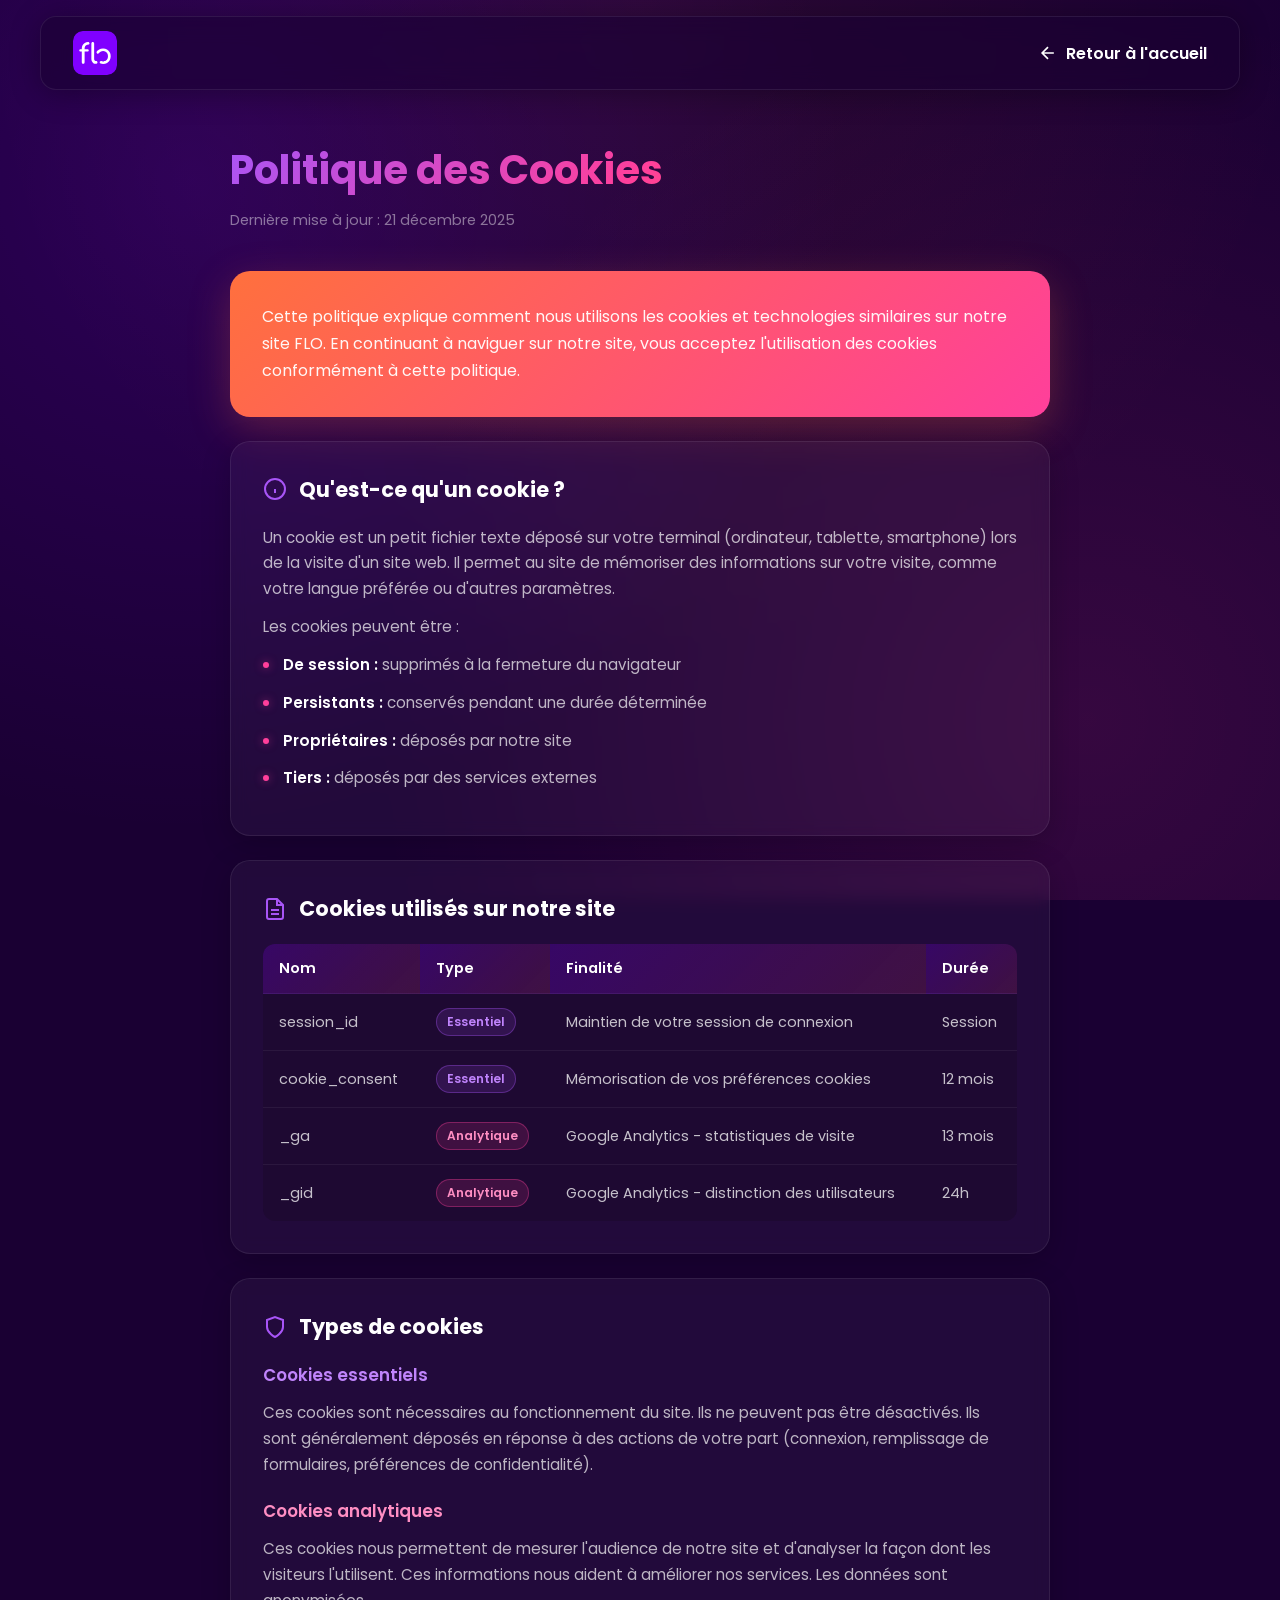
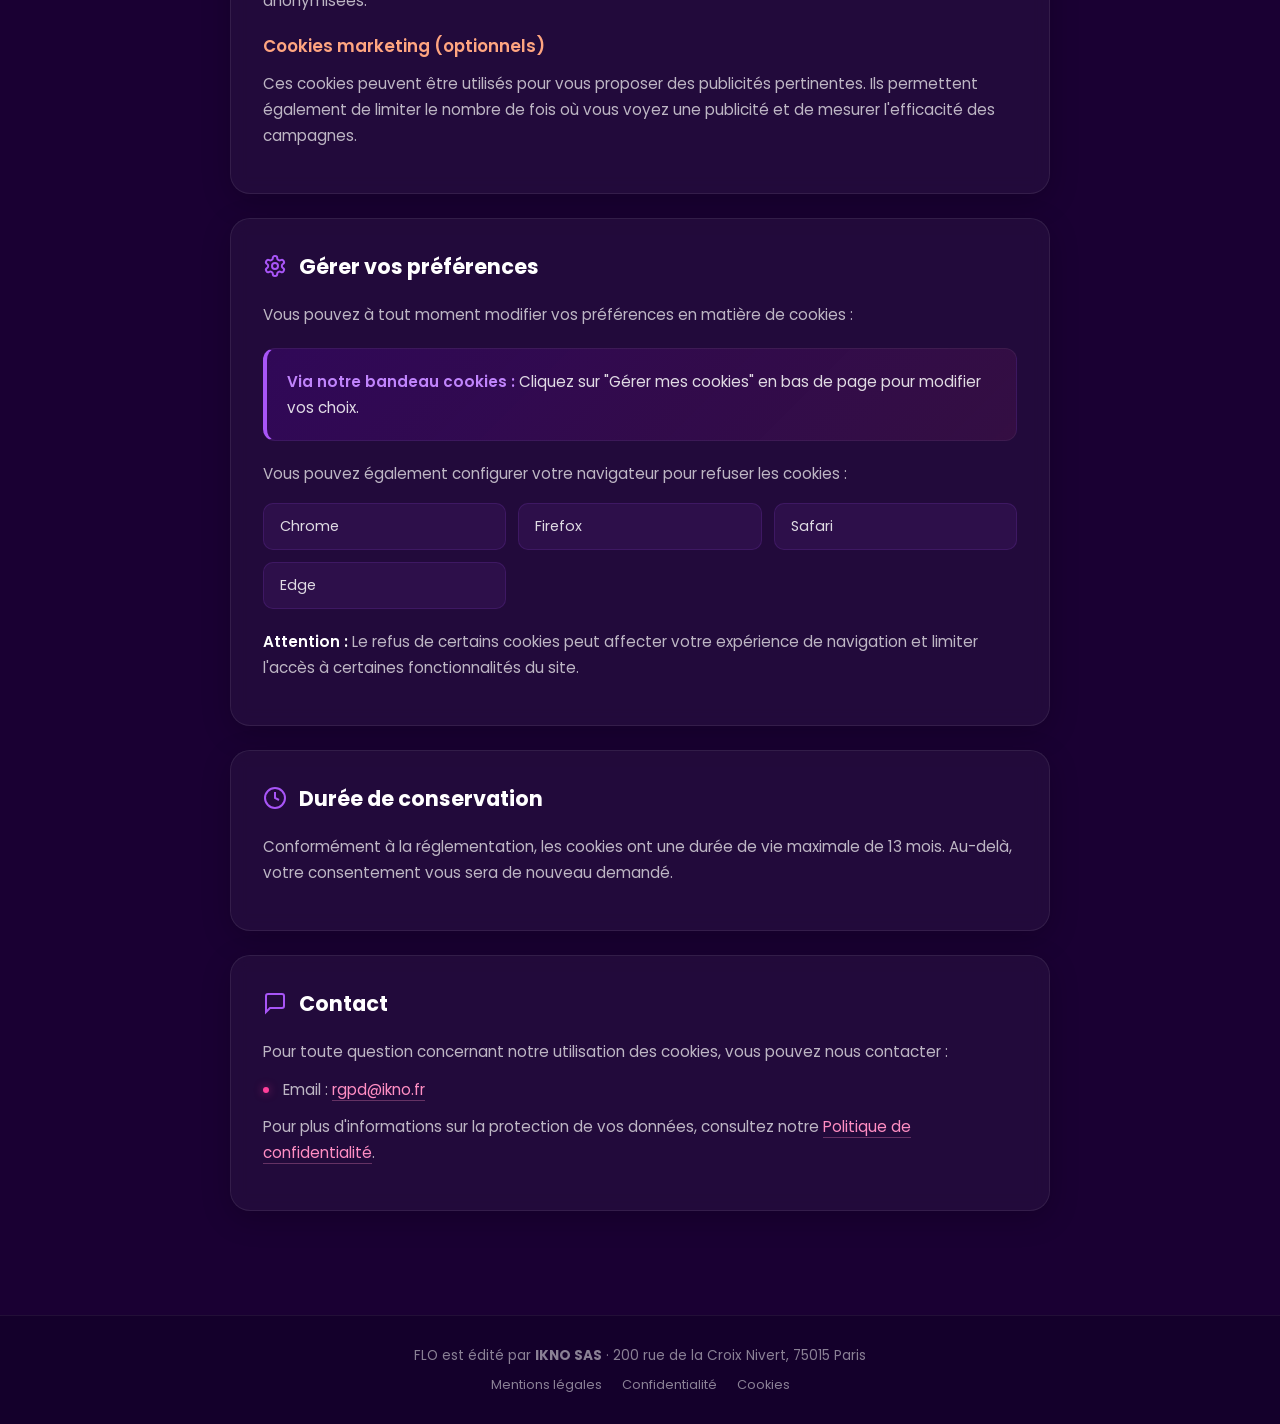
<file: cookies.html>
<!DOCTYPE html>
<html lang="fr">
<head>
    <meta charset="UTF-8">
    <meta name="viewport" content="width=device-width, initial-scale=1.0">
    <title>Politique des Cookies - FLO</title>
    <meta name="description" content="Politique de cookies de FLO : types de cookies utilisés, durée de conservation et gestion de vos préférences.">
    <meta name="robots" content="noindex, follow">
    <meta name="theme-color" content="#1a0033">
    <link rel="icon" type="image/svg+xml" href="assets/images/flo.svg">
    <link rel="apple-touch-icon" href="assets/images/logo_flo.png">
    <link rel="preconnect" href="https://fonts.googleapis.com">
    <link rel="preconnect" href="https://fonts.gstatic.com" crossorigin>
    <link href="https://fonts.googleapis.com/css2?family=Poppins:wght@400;600;700&display=swap" rel="stylesheet">
    <link rel="stylesheet" href="legal.css">
</head>
<body>
    <header class="header">
        <a href="/"><img src="assets/images/flo.svg" alt="FLO"></a>
        <a href="/">
            <svg width="20" height="20" viewBox="0 0 24 24" fill="none" stroke="currentColor" stroke-width="2"><path d="M19 12H5M12 19l-7-7 7-7"/></svg>
            <span>Retour à l'accueil</span>
        </a>
    </header>

    <main class="content">
        <h1>Politique des Cookies</h1>
        <p class="last-update">Dernière mise à jour : 21 décembre 2025</p>

        <div class="intro intro--cookies">
            <p>Cette politique explique comment nous utilisons les cookies et technologies similaires sur notre site FLO. En continuant à naviguer sur notre site, vous acceptez l'utilisation des cookies conformément à cette politique.</p>
        </div>

        <div class="section">
            <h2>
                <svg viewBox="0 0 24 24" fill="none" stroke="currentColor" stroke-width="2"><circle cx="12" cy="12" r="10"/><path d="M12 16v-4M12 8h.01"/></svg>
                Qu'est-ce qu'un cookie ?
            </h2>
            <p>Un cookie est un petit fichier texte déposé sur votre terminal (ordinateur, tablette, smartphone) lors de la visite d'un site web. Il permet au site de mémoriser des informations sur votre visite, comme votre langue préférée ou d'autres paramètres.</p>
            <p>Les cookies peuvent être :</p>
            <ul>
                <li><strong>De session :</strong> supprimés à la fermeture du navigateur</li>
                <li><strong>Persistants :</strong> conservés pendant une durée déterminée</li>
                <li><strong>Propriétaires :</strong> déposés par notre site</li>
                <li><strong>Tiers :</strong> déposés par des services externes</li>
            </ul>
        </div>

        <div class="section">
            <h2>
                <svg viewBox="0 0 24 24" fill="none" stroke="currentColor" stroke-width="2"><path d="M14 2H6a2 2 0 0 0-2 2v16a2 2 0 0 0 2 2h12a2 2 0 0 0 2-2V8z"/><polyline points="14 2 14 8 20 8"/><line x1="16" y1="13" x2="8" y2="13"/><line x1="16" y1="17" x2="8" y2="17"/></svg>
                Cookies utilisés sur notre site
            </h2>

            <table class="cookie-table">
                <thead>
                    <tr>
                        <th>Nom</th>
                        <th>Type</th>
                        <th>Finalité</th>
                        <th>Durée</th>
                    </tr>
                </thead>
                <tbody>
                    <tr>
                        <td>session_id</td>
                        <td><span class="cookie-type essential">Essentiel</span></td>
                        <td>Maintien de votre session de connexion</td>
                        <td>Session</td>
                    </tr>
                    <tr>
                        <td>cookie_consent</td>
                        <td><span class="cookie-type essential">Essentiel</span></td>
                        <td>Mémorisation de vos préférences cookies</td>
                        <td>12 mois</td>
                    </tr>
                    <tr>
                        <td>_ga</td>
                        <td><span class="cookie-type analytics">Analytique</span></td>
                        <td>Google Analytics - statistiques de visite</td>
                        <td>13 mois</td>
                    </tr>
                    <tr>
                        <td>_gid</td>
                        <td><span class="cookie-type analytics">Analytique</span></td>
                        <td>Google Analytics - distinction des utilisateurs</td>
                        <td>24h</td>
                    </tr>
                </tbody>
            </table>
        </div>

        <div class="section">
            <h2>
                <svg viewBox="0 0 24 24" fill="none" stroke="currentColor" stroke-width="2"><path d="M12 22s8-4 8-10V5l-8-3-8 3v7c0 6 8 10 8 10z"/></svg>
                Types de cookies
            </h2>

            <h3 style="color: #c084fc; margin-top: 20px;">Cookies essentiels</h3>
            <p>Ces cookies sont nécessaires au fonctionnement du site. Ils ne peuvent pas être désactivés. Ils sont généralement déposés en réponse à des actions de votre part (connexion, remplissage de formulaires, préférences de confidentialité).</p>

            <h3 style="color: #ff8ec3; margin-top: 20px;">Cookies analytiques</h3>
            <p>Ces cookies nous permettent de mesurer l'audience de notre site et d'analyser la façon dont les visiteurs l'utilisent. Ces informations nous aident à améliorer nos services. Les données sont anonymisées.</p>

            <h3 style="color: #ffa580; margin-top: 20px;">Cookies marketing (optionnels)</h3>
            <p>Ces cookies peuvent être utilisés pour vous proposer des publicités pertinentes. Ils permettent également de limiter le nombre de fois où vous voyez une publicité et de mesurer l'efficacité des campagnes.</p>
        </div>

        <div class="section">
            <h2>
                <svg viewBox="0 0 24 24" fill="none" stroke="currentColor" stroke-width="2"><path d="M12.22 2h-.44a2 2 0 0 0-2 2v.18a2 2 0 0 1-1 1.73l-.43.25a2 2 0 0 1-2 0l-.15-.08a2 2 0 0 0-2.73.73l-.22.38a2 2 0 0 0 .73 2.73l.15.1a2 2 0 0 1 1 1.72v.51a2 2 0 0 1-1 1.74l-.15.09a2 2 0 0 0-.73 2.73l.22.38a2 2 0 0 0 2.73.73l.15-.08a2 2 0 0 1 2 0l.43.25a2 2 0 0 1 1 1.73V20a2 2 0 0 0 2 2h.44a2 2 0 0 0 2-2v-.18a2 2 0 0 1 1-1.73l.43-.25a2 2 0 0 1 2 0l.15.08a2 2 0 0 0 2.73-.73l.22-.39a2 2 0 0 0-.73-2.73l-.15-.08a2 2 0 0 1-1-1.74v-.5a2 2 0 0 1 1-1.74l.15-.09a2 2 0 0 0 .73-2.73l-.22-.38a2 2 0 0 0-2.73-.73l-.15.08a2 2 0 0 1-2 0l-.43-.25a2 2 0 0 1-1-1.73V4a2 2 0 0 0-2-2z"/><circle cx="12" cy="12" r="3"/></svg>
                Gérer vos préférences
            </h2>
            <p>Vous pouvez à tout moment modifier vos préférences en matière de cookies :</p>

            <div class="info-box">
                <p><strong>Via notre bandeau cookies :</strong> Cliquez sur "Gérer mes cookies" en bas de page pour modifier vos choix.</p>
            </div>

            <p>Vous pouvez également configurer votre navigateur pour refuser les cookies :</p>

            <div class="browser-links">
                <a href="https://support.google.com/chrome/answer/95647" target="_blank" class="browser-link">
                    Chrome
                </a>
                <a href="https://support.mozilla.org/fr/kb/activer-desactiver-cookies" target="_blank" class="browser-link">
                    Firefox
                </a>
                <a href="https://support.apple.com/fr-fr/guide/safari/sfri11471/mac" target="_blank" class="browser-link">
                    Safari
                </a>
                <a href="https://support.microsoft.com/fr-fr/microsoft-edge/supprimer-les-cookies-dans-microsoft-edge" target="_blank" class="browser-link">
                    Edge
                </a>
            </div>

            <p style="margin-top: 20px;"><strong>Attention :</strong> Le refus de certains cookies peut affecter votre expérience de navigation et limiter l'accès à certaines fonctionnalités du site.</p>
        </div>

        <div class="section">
            <h2>
                <svg viewBox="0 0 24 24" fill="none" stroke="currentColor" stroke-width="2"><circle cx="12" cy="12" r="10"/><polyline points="12 6 12 12 16 14"/></svg>
                Durée de conservation
            </h2>
            <p>Conformément à la réglementation, les cookies ont une durée de vie maximale de 13 mois. Au-delà, votre consentement vous sera de nouveau demandé.</p>
        </div>

        <div class="section">
            <h2>
                <svg viewBox="0 0 24 24" fill="none" stroke="currentColor" stroke-width="2"><path d="M21 15a2 2 0 0 1-2 2H7l-4 4V5a2 2 0 0 1 2-2h14a2 2 0 0 1 2 2z"/></svg>
                Contact
            </h2>
            <p>Pour toute question concernant notre utilisation des cookies, vous pouvez nous contacter :</p>
            <ul>
                <li>Email : <a href="mailto:rgpd@ikno.fr" class="link">rgpd@ikno.fr</a></li>
            </ul>
            <p>Pour plus d'informations sur la protection de vos données, consultez notre <a href="/privacy" class="link">Politique de confidentialité</a>.</p>
        </div>
    </main>

    <footer class="footer">
        <p>FLO est édité par <strong>IKNO SAS</strong> · 200 rue de la Croix Nivert, 75015 Paris</p>
        <div class="footer-links">
            <a href="/legal">Mentions légales</a>
            <a href="/privacy">Confidentialité</a>
            <a href="/cookies">Cookies</a>
        </div>
    </footer>
</body>
</html>
</file>
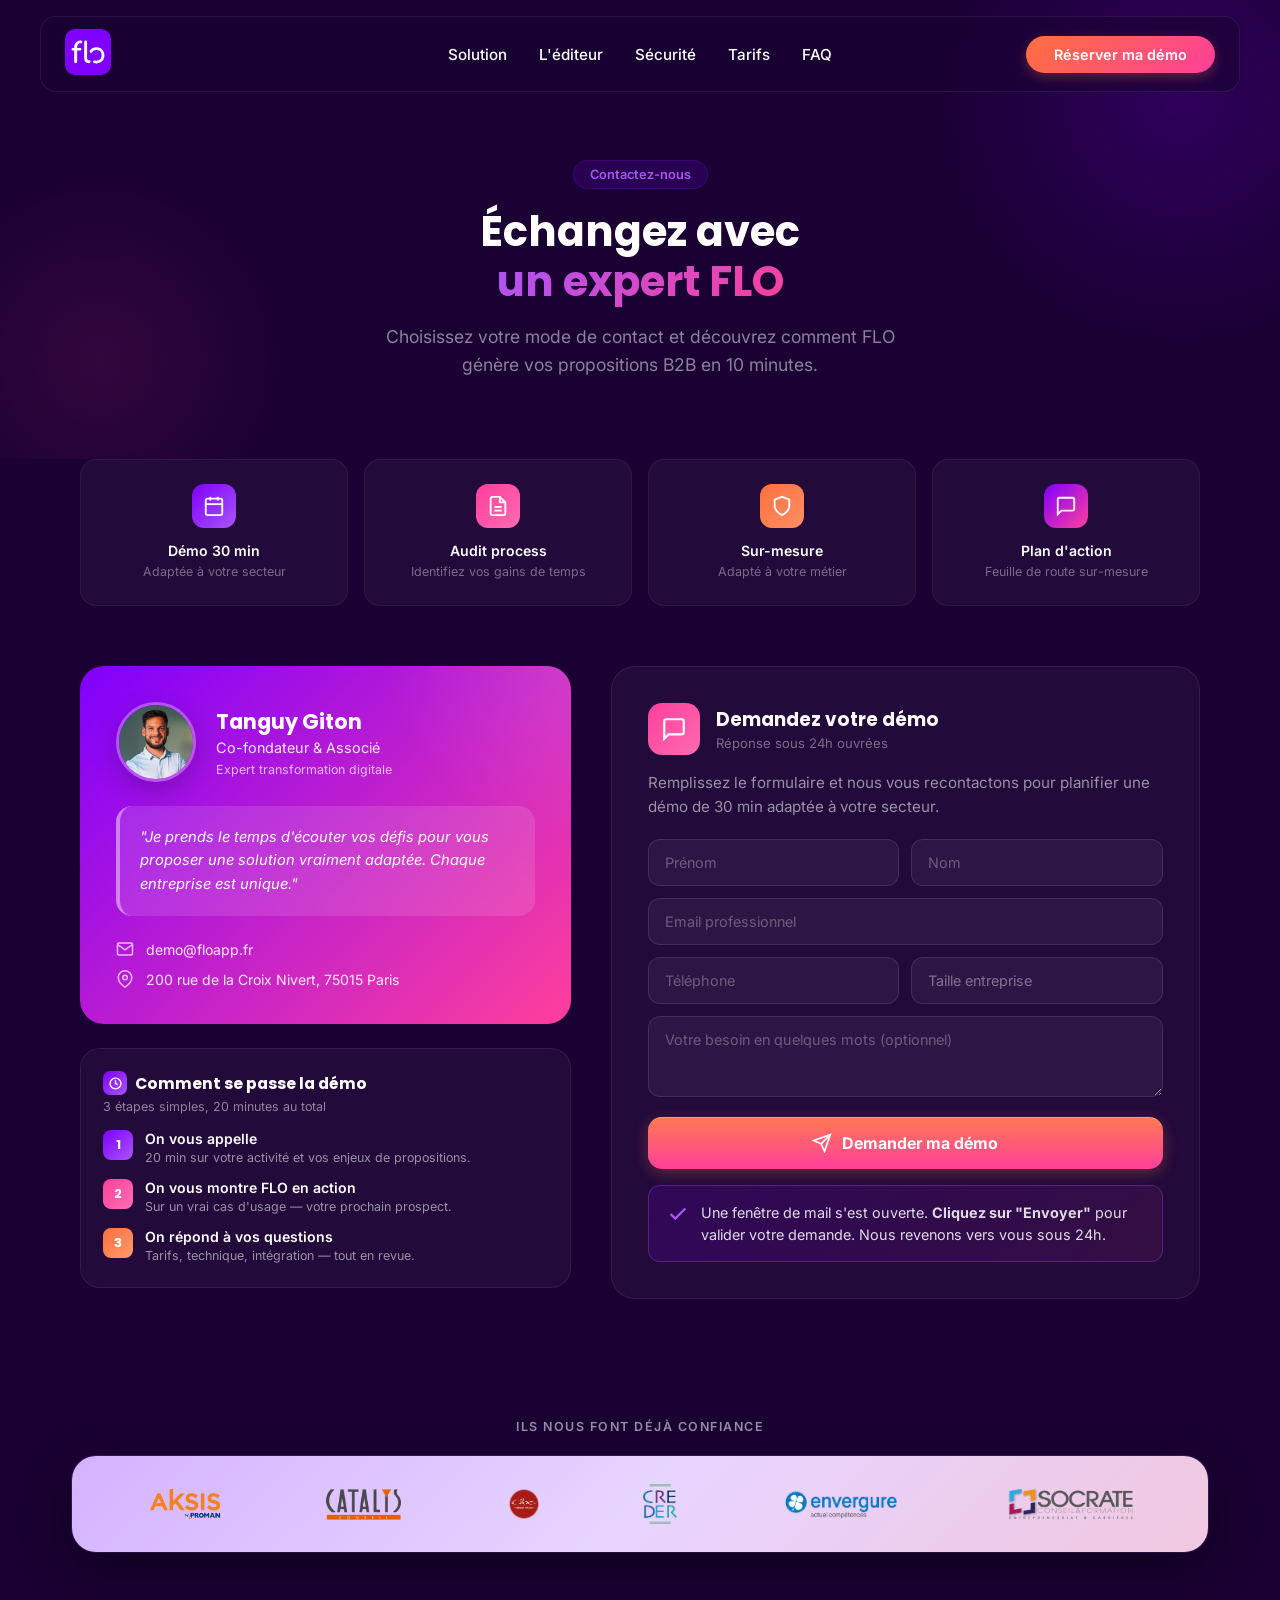
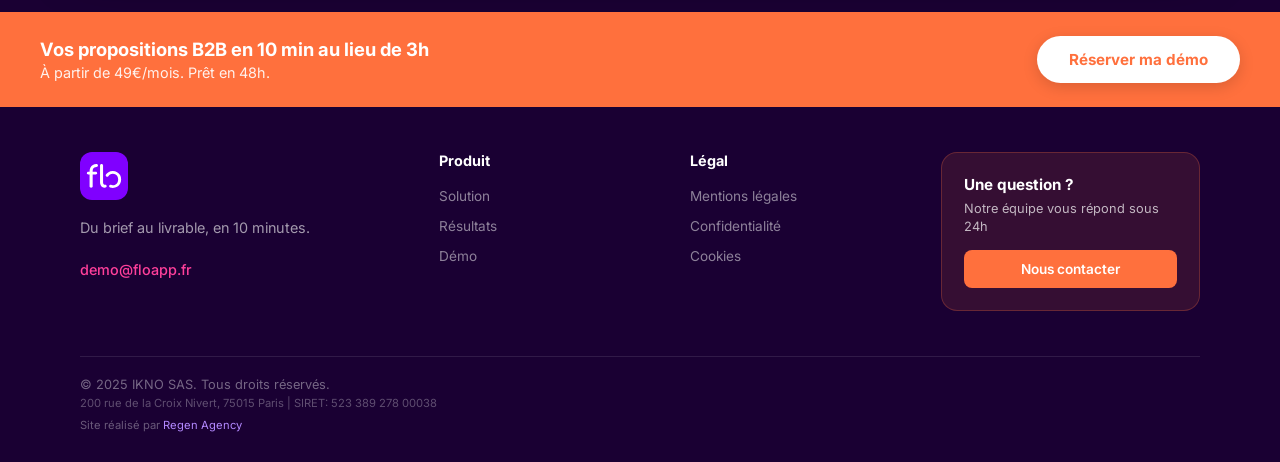
<file: demo.html>
<!DOCTYPE html>
<html lang="fr">
<head>
    <meta charset="UTF-8">
    <meta name="viewport" content="width=device-width, initial-scale=1.0">
    <title>Contact - FLO | Propositions B2B en 10 min</title>
    <link rel="icon" type="image/svg+xml" href="assets/images/flo.svg">
    <link rel="preconnect" href="https://fonts.googleapis.com">
    <link rel="preconnect" href="https://fonts.gstatic.com" crossorigin>
    <link href="https://fonts.googleapis.com/css2?family=Inter:wght@400;500;600;700&family=Poppins:wght@400;600;700;800&display=swap" rel="stylesheet">
    <link rel="stylesheet" href="mobile.css">

    <style>
        :root {
            --violet: #8000ff;
            --rose: #ff3f9b;
            --orange: #ff703d;
            --dark: #1a0033;
            --spacing-sm: 8px;
            --spacing-lg: 24px;
        }

        * { margin: 0; padding: 0; box-sizing: border-box; }

        body {
            font-family: 'Inter', -apple-system, BlinkMacSystemFont, sans-serif;
            background: var(--dark);
            min-height: 100vh;
            overflow-x: hidden;
            color: white;
        }

        /* ============================================ */
        /* RESPONSIVE HELPERS                           */
        /* ============================================ */
        .desktop-only { display: block; }
        .mobile-only { display: none; }
        @media (max-width: 900px) {
            .desktop-only { display: none !important; }
            .mobile-only { display: block !important; }
        }

        /* ============================================ */
        /* HEADER DESKTOP - Glass dark                  */
        /* ============================================ */
        @media screen and (min-width: 901px) {
            .header.header {
                position: fixed !important;
                top: 16px !important;
                left: 50% !important;
                transform: translateX(-50%) !important;
                width: calc(100% - 40px) !important;
                max-width: 1200px !important;
                margin: 0 !important;
                padding: 12px 24px;
                background: rgba(26, 0, 51, 0.6) !important;
                backdrop-filter: blur(12px) !important;
                -webkit-backdrop-filter: blur(12px) !important;
                border-radius: 16px !important;
                border: 1px solid rgba(255, 255, 255, 0.08) !important;
                transition: all 0.5s ease !important;
                z-index: 1000;
            }
            .header .container { max-width: 1200px; margin: 0 auto; }
            .header .nav { display: flex; align-items: center; justify-content: space-between; position: relative; }
            .header .nav__menu { display: flex; list-style: none; gap: 32px; margin: 0; padding: 0; }
            .header .nav__link { color: white !important; text-decoration: none; font-weight: 500; font-size: 0.95rem; transition: color 0.3s; position: relative; padding-bottom: 4px; }
            .header .nav__link::after { content: ''; position: absolute; bottom: 0; left: 0; width: 0; height: 2px; background: var(--rose); transition: width 0.3s ease; }
            .header .nav__link:hover::after { width: 100%; }
            .header .nav__link:hover { color: #c084fc !important; }
            .nav__menu--centered { position: absolute; left: 50%; transform: translateX(-50%); }
            .btn--primary { background: linear-gradient(135deg, var(--orange) 0%, var(--rose) 100%); color: white; padding: 10px 24px; border-radius: 50px; text-decoration: none; font-weight: 600; font-size: 0.9rem; display: inline-flex; align-items: center; box-shadow: 0 4px 12px rgba(255, 112, 61, 0.3); transition: all 0.3s; }
            .btn--primary:hover { transform: translateY(-2px); box-shadow: 0 6px 20px rgba(255, 112, 61, 0.4); }
            .btn--cta-pulse { padding: 10px 28px !important; animation: pulse 2s infinite; }
            .btn--cta-pulse:hover { animation: none; transform: scale(1.05); }

            .header.header.collapsed { max-width: 72px !important; width: 72px !important; height: 72px !important; left: calc(50% - 600px - 88px) !important; transform: translateX(0) !important; }
            .header.header.collapsed .nav__logo img { height: 40px !important; }
            .header.header.collapsed .container { padding: 0 !important; display: flex !important; justify-content: center !important; align-items: center !important; height: 100% !important; }
            .header.header.collapsed .nav { justify-content: center !important; padding: 0 !important; height: 100% !important; }
            .header.header.collapsed .nav__logo { margin: 0 !important; display: flex !important; align-items: center !important; justify-content: center !important; }
            .header.header.collapsed .nav__menu, .header.header.collapsed .nav__menu--centered, .header.header.collapsed .btn--primary, .header.header.collapsed .btn--cta-pulse, .header.header.collapsed .header__phone { display: none !important; }
            .header.header.collapsed.expanded .nav__menu, .header.header.collapsed.expanded .nav__menu--centered { display: flex !important; }
            .header.header.collapsed.expanded .btn--primary, .header.header.collapsed.expanded .btn--cta-pulse, .header.header.collapsed.expanded .header__phone { display: inline-flex !important; }
            .header.header.collapsed.expanded { left: 50% !important; transform: translateX(-50%) !important; width: calc(100% - 40px) !important; max-width: 1200px !important; height: auto !important; background: rgba(26, 0, 51, 0.9) !important; }
            .header.header.collapsed.expanded .container { padding: 0 var(--spacing-lg) !important; display: block !important; }
            .header.header.collapsed.expanded .nav { justify-content: space-between !important; padding: var(--spacing-sm) 0 !important; }
        }
        @media screen and (min-width: 901px) and (max-width: 1400px) {
            .header.header.collapsed { left: 20px !important; }
        }

        @keyframes pulse {
            0% { transform: scale(1); box-shadow: 0 0 0 0 rgba(255, 112, 61, 0.4); }
            50% { transform: scale(1.03); box-shadow: 0 0 0 8px rgba(255, 112, 61, 0); }
            100% { transform: scale(1); box-shadow: 0 0 0 0 rgba(255, 112, 61, 0); }
        }

        /* ============================================ */
        /* HEADER MOBILE                                */
        /* ============================================ */
        .header-mobile {
            position: fixed; top: 0; left: 0; right: 0; z-index: 1000;
            background: rgba(26, 0, 51, 0.95);
            backdrop-filter: blur(12px); -webkit-backdrop-filter: blur(12px);
            border-bottom: 1px solid rgba(255, 255, 255, 0.08);
        }
        .header-mobile__bar { display: flex; align-items: center; justify-content: space-between; padding: 12px 16px; }
        .header-mobile__actions { display: flex; align-items: center; gap: 12px; }
        .header-mobile__cta { background: linear-gradient(135deg, var(--orange), var(--rose)); color: white; padding: 8px 16px; border-radius: 50px; text-decoration: none; font-weight: 600; font-size: 0.8rem; }
        .header-mobile__burger { display: flex; flex-direction: column; gap: 5px; background: none; border: none; cursor: pointer; padding: 8px; }
        .header-mobile__burger span { display: block; width: 24px; height: 3px; border-radius: 2px; transition: all 0.3s; }
        .header-mobile__burger span:nth-child(1) { background: var(--violet); }
        .header-mobile__burger span:nth-child(2) { background: var(--rose); width: 18px; }
        .header-mobile__burger span:nth-child(3) { background: var(--orange); }
        .header-mobile__burger.active span:nth-child(1) { transform: rotate(45deg) translateY(11px); }
        .header-mobile__burger.active span:nth-child(2) { opacity: 0; }
        .header-mobile__burger.active span:nth-child(3) { transform: rotate(-45deg) translateY(-11px); }
        .header-mobile__menu { position: absolute; top: 100%; left: 0; right: 0; height: calc(100vh - 64px); background: var(--dark) !important; padding: 20px; transform: translateX(100%); transition: transform 0.3s ease; overflow-y: auto; }
        .header-mobile__menu.active { transform: translateX(0); }
        .header-mobile__menu-links { display: flex; flex-direction: column; gap: 12px; }
        .header-mobile__link { display: block; padding: 18px 24px; color: white; text-decoration: none; font-weight: 600; font-size: 1.05rem; background: rgba(255,255,255,0.05); border-radius: 16px; border-left: 4px solid var(--violet); transition: all 0.3s ease; }
        .header-mobile__link:nth-of-type(2) { border-left-color: var(--rose); }
        .header-mobile__link:nth-of-type(3) { border-left-color: var(--orange); }
        .header-mobile__menu-separator { height: 1px; background: rgba(255,255,255,0.08); margin: 20px 0; }
        .header-mobile__menu-contact p { color: rgba(255,255,255,0.5); font-size: 0.9rem; margin-bottom: 8px; }
        .header-mobile__phone { color: var(--violet); font-weight: 700; font-size: 1.2rem; text-decoration: none; }
        body.menu-open { overflow: hidden; }

        /* ============================================ */
        /* HERO CONTACT                                 */
        /* ============================================ */
        .contact-hero {
            padding: 160px 40px 80px;
            text-align: center;
            position: relative;
            overflow: hidden;
        }
        .contact-hero::before {
            content: '';
            position: absolute;
            top: -150px; right: -150px;
            width: 500px; height: 500px;
            background: radial-gradient(circle, rgba(128,0,255,0.2), transparent 70%);
            border-radius: 50%;
            pointer-events: none;
        }
        .contact-hero::after {
            content: '';
            position: absolute;
            bottom: -100px; left: -100px;
            width: 400px; height: 400px;
            background: radial-gradient(circle, rgba(255,63,155,0.1), transparent 70%);
            border-radius: 50%;
            pointer-events: none;
        }

        /* ============================================ */
        /* MAIN LAYOUT                                  */
        /* ============================================ */
        .contact-main {
            max-width: 1200px;
            margin: 0 auto;
            padding: 0 40px 80px;
            display: grid;
            grid-template-columns: 1fr 1.2fr;
            gap: 40px;
            align-items: start;
        }

        /* ============================================ */
        /* LEFT - Info cards                             */
        /* ============================================ */
        .info-stack { display: flex; flex-direction: column; gap: 24px; }

        .dirigeant-card {
            background: linear-gradient(135deg, var(--violet), var(--rose));
            border-radius: 24px; padding: 36px;
            position: relative; overflow: hidden;
        }
        .dirigeant-card::before {
            content: ''; position: absolute;
            top: -50%; right: -50%; width: 100%; height: 100%;
            background: radial-gradient(circle, rgba(255,255,255,0.1) 0%, transparent 60%);
            pointer-events: none;
        }
        .dirigeant-header { display: flex; align-items: center; gap: 20px; margin-bottom: 24px; position: relative; z-index: 1; }
        .dirigeant-photo { width: 80px; height: 80px; border-radius: 50%; object-fit: cover; border: 3px solid rgba(255,255,255,0.3); box-shadow: 0 8px 25px rgba(0,0,0,0.2); }
        .dirigeant-info h3 { font-family: 'Poppins', sans-serif; font-size: 1.3rem; font-weight: 700; margin-bottom: 2px; }
        .dirigeant-info p { font-size: 0.9rem; opacity: 0.9; margin-bottom: 2px; }
        .dirigeant-info span { font-size: 0.78rem; opacity: 0.7; }
        .dirigeant-quote { position: relative; z-index: 1; background: rgba(255,255,255,0.12); backdrop-filter: blur(8px); border-radius: 16px; padding: 20px; font-style: italic; font-size: 0.92rem; line-height: 1.6; border-left: 4px solid rgba(255,255,255,0.4); color: white; }
        .coordonnees { margin-top: 24px; display: flex; flex-direction: column; gap: 12px; position: relative; z-index: 1; }
        .coordonnee-item { display: flex; align-items: center; gap: 12px; color: white; text-decoration: none; font-size: 0.88rem; opacity: 0.9; transition: opacity 0.3s; }
        .coordonnee-item:hover { opacity: 1; }
        .coordonnee-item svg { width: 18px; height: 18px; opacity: 0.8; flex-shrink: 0; }

        .entreprise-card {
            background: rgba(255,255,255,0.05);
            border: 1px solid rgba(255,255,255,0.08);
            border-radius: 24px; overflow: hidden;
        }
        .entreprise-map iframe { width: 100%; height: 180px; border: 0; filter: grayscale(0.4) brightness(0.7); }
        .entreprise-info { padding: 24px; }
        .entreprise-info h4 { font-family: 'Poppins', sans-serif; font-size: 1rem; font-weight: 600; color: white; margin-bottom: 16px; display: flex; align-items: center; gap: 10px; }
        .entreprise-info h4 svg { width: 20px; height: 20px; color: var(--violet); }
        .entreprise-details { display: flex; flex-direction: column; gap: 10px; }
        .entreprise-detail { display: flex; align-items: center; gap: 12px; font-size: 0.85rem; color: rgba(255,255,255,0.6); }
        .entreprise-detail svg { width: 16px; height: 16px; color: var(--rose); flex-shrink: 0; }

        /* ============================================ */
        /* RIGHT - Contact options                      */
        /* ============================================ */
        .contact-options { display: flex; flex-direction: column; gap: 24px; }

        /* Calendly */
        .option-calendly {
            background: rgba(128,0,255,0.12);
            border: 1px solid rgba(128,0,255,0.2);
            border-radius: 24px; padding: 36px;
            position: relative; overflow: hidden;
        }
        .option-calendly::before {
            content: ''; position: absolute; top: -40px; right: -40px;
            width: 150px; height: 150px;
            background: radial-gradient(circle, rgba(128,0,255,0.2), transparent 70%);
            border-radius: 50%; pointer-events: none;
        }
        .calendly-badge { position: absolute; top: 16px; right: 16px; background: rgba(255,255,255,0.1); border-radius: 8px; padding: 6px 12px; display: flex; align-items: center; gap: 6px; font-size: 0.7rem; font-weight: 600; color: #a855f7; }
        .option-header { display: flex; align-items: center; gap: 16px; margin-bottom: 16px; position: relative; z-index: 1; }
        .option-icon { width: 52px; height: 52px; border-radius: 14px; display: flex; align-items: center; justify-content: center; flex-shrink: 0; }
        .option-icon svg { width: 26px; height: 26px; }
        .option-calendly .option-icon { background: linear-gradient(135deg, var(--violet), #a855f7); }
        .option-calendly .option-icon svg { color: white; }
        .option-calendly h3 { font-family: 'Poppins', sans-serif; font-size: 1.25rem; font-weight: 700; }
        .option-calendly > p { color: rgba(255,255,255,0.6); font-size: 0.9rem; margin-bottom: 20px; line-height: 1.5; position: relative; z-index: 1; }
        .btn-gradient {
            display: flex; align-items: center; justify-content: center; gap: 10px;
            width: 100%; padding: 16px 24px;
            background: linear-gradient(135deg, var(--violet), var(--rose));
            color: white; border: none; border-radius: 14px;
            font-size: 1rem; font-weight: 600; cursor: pointer;
            text-decoration: none; transition: all 0.3s;
            box-shadow: 0 6px 20px rgba(128,0,255,0.3);
            position: relative; z-index: 1;
        }
        .btn-gradient:hover { transform: translateY(-2px); box-shadow: 0 8px 28px rgba(128,0,255,0.4); }

        /* Formulaire */
        .option-form {
            background: rgba(255,255,255,0.04);
            border: 1px solid rgba(255,255,255,0.08);
            border-radius: 24px; padding: 36px;
        }
        .option-form .option-icon { background: linear-gradient(135deg, var(--rose), #ff6bb3); }
        .option-form .option-icon svg { color: white; }
        .option-form h3 { font-family: 'Poppins', sans-serif; font-size: 1.15rem; font-weight: 700; }
        .option-form .subtitle { font-size: 0.82rem; color: rgba(255,255,255,0.4); margin-top: 2px; }

        .form-grid { display: grid; grid-template-columns: 1fr 1fr; gap: 12px; margin-top: 20px; }
        .form-grid .full { grid-column: 1 / -1; }
        .form-grid input, .form-grid select, .form-grid textarea {
            width: 100%; padding: 14px 16px;
            border: 1px solid rgba(255,255,255,0.1);
            border-radius: 12px; font-size: 0.9rem;
            background: rgba(255,255,255,0.05); color: white;
            font-family: 'Inter', sans-serif;
            transition: all 0.3s;
        }
        .form-grid input::placeholder,
        .form-grid textarea::placeholder { color: rgba(255,255,255,0.3); }
        .form-grid select { color: rgba(255,255,255,0.4); -webkit-appearance: none; cursor: pointer; }
        .form-grid select option { background: var(--dark); color: white; }
        .form-grid input:focus,
        .form-grid select:focus,
        .form-grid textarea:focus {
            outline: none;
            border-color: var(--rose);
            box-shadow: 0 0 0 4px rgba(255, 63, 155, 0.1);
            background: rgba(255,255,255,0.08);
        }
        .form-success {
            display: flex; align-items: flex-start; gap: 12px;
            margin-top: 16px; padding: 16px 18px;
            background: linear-gradient(135deg, rgba(128,0,255,0.15), rgba(255,63,155,0.08));
            border: 1px solid rgba(168,85,247,0.3);
            border-radius: 12px;
            color: rgba(255,255,255,0.85);
            font-size: 0.9rem; line-height: 1.5;
        }
        .form-success svg { color: #a855f7; flex-shrink: 0; margin-top: 1px; }
        .btn-rose {
            display: flex; align-items: center; justify-content: center; gap: 10px;
            width: 100%; padding: 16px 24px;
            background: linear-gradient(180deg, #ff7a51 0%, #ff3f9b 100%);
            color: white; border: none; border-radius: 14px;
            font-size: 1rem; font-weight: 700; cursor: pointer;
            transition: all 0.3s;
            box-shadow: inset 0 1px 0 rgba(255,255,255,0.25), 0 4px 15px rgba(255, 112, 61, 0.3);
            margin-top: 8px; font-family: 'Inter', sans-serif;
        }
        .btn-rose { transition: transform 0.25s ease, filter 0.25s ease, box-shadow 0.25s ease; }
        .btn-rose:hover { transform: translateY(-3px); filter: brightness(1.08); box-shadow: inset 0 1px 0 rgba(255,255,255,0.25), 0 8px 25px rgba(255, 112, 61, 0.4); }
        .btn-rose:active { transform: scale(0.97); filter: brightness(0.92); transition-duration: 0.1s; }

        /* Appel direct */
        .option-call {
            background: linear-gradient(135deg, var(--orange), #ff8f66);
            border-radius: 24px; padding: 28px 32px;
            display: flex; align-items: center; justify-content: space-between; gap: 20px;
        }
        .option-call-left { display: flex; align-items: center; gap: 16px; }
        .option-call .option-icon { background: rgba(255,255,255,0.2); }
        .option-call .option-icon svg { color: white; }
        .option-call h3 { font-family: 'Poppins', sans-serif; font-size: 1.05rem; font-weight: 700; margin-bottom: 2px; }
        .option-call p { font-size: 0.82rem; opacity: 0.9; }
        .btn-outline {
            display: flex; align-items: center; gap: 10px;
            padding: 14px 28px; background: transparent;
            color: white; border: 2px solid rgba(255,255,255,0.5);
            border-radius: 14px; font-size: 1rem; font-weight: 600;
            cursor: pointer; text-decoration: none; transition: all 0.3s; white-space: nowrap;
        }
        .btn-outline:hover { background: white; color: var(--orange); border-color: white; }

        /* ============================================ */
        /* AVANTAGES                                     */
        /* ============================================ */
        .avantages-strip {
            max-width: 1200px; margin: 0 auto 60px;
            padding: 0 40px;
            display: grid; grid-template-columns: repeat(4, 1fr); gap: 16px;
        }
        .avantage-pill {
            background: rgba(255,255,255,0.04);
            border: 1px solid rgba(255,255,255,0.06);
            border-radius: 16px; padding: 24px 20px;
            text-align: center; transition: all 0.3s;
        }
        .avantage-pill:hover { background: rgba(255,255,255,0.08); transform: translateY(-4px); }
        .avantage-pill .icon {
            width: 44px; height: 44px; border-radius: 12px;
            display: flex; align-items: center; justify-content: center;
            margin: 0 auto 14px;
        }
        .avantage-pill:nth-child(1) .icon { background: linear-gradient(135deg, var(--violet), #a855f7); }
        .avantage-pill:nth-child(2) .icon { background: linear-gradient(135deg, var(--rose), #ff6bb3); }
        .avantage-pill:nth-child(3) .icon { background: linear-gradient(135deg, var(--orange), #ff8f66); }
        .avantage-pill:nth-child(4) .icon { background: linear-gradient(135deg, var(--violet), var(--rose)); }
        .avantage-pill .icon svg { width: 22px; height: 22px; color: white; }
        .avantage-pill h4 { font-family: 'Inter', sans-serif; font-size: 0.88rem; font-weight: 600; color: white; margin-bottom: 4px; }
        .avantage-pill p { font-size: 0.78rem; color: rgba(255,255,255,0.4); line-height: 1.4; }

        /* ============================================ */
        /* TRUST BAR                                     */
        /* ============================================ */
        .trust-bar {
            border-top: 1px solid rgba(255,255,255,0.06);
            padding: 32px 40px;
            max-width: 1200px; margin: 0 auto;
            display: flex; justify-content: center; gap: 50px; flex-wrap: wrap;
        }
        .trust-item { display: flex; align-items: center; gap: 8px; font-size: 0.85rem; font-weight: 500; color: rgba(255,255,255,0.5); }
        .trust-item svg { width: 18px; height: 18px; }
        .trust-item:nth-child(1) svg { color: var(--violet); }
        .trust-item:nth-child(2) svg { color: var(--rose); }
        .trust-item:nth-child(3) svg { color: var(--orange); }
        .trust-item:nth-child(4) svg { color: var(--violet); }

        /* ============================================ */
        /* FOOTER                                        */
        /* ============================================ */
        .footer-dark {
            border-top: 1px solid rgba(255,255,255,0.06);
            padding: 30px 40px; text-align: center;
        }
        .footer-dark p { color: rgba(255,255,255,0.3); font-size: 0.78rem; margin-bottom: 8px; }
        .footer-dark p strong { color: rgba(255,255,255,0.5); }
        .footer-dark a { color: rgba(255,255,255,0.3); text-decoration: none; font-size: 0.72rem; margin: 0 10px; }
        .footer-dark a:hover { color: rgba(255,255,255,0.6); }
        .footer-dark .regen-link { color: #b388ff; }

        /* ============================================ */
        /* RESPONSIVE                                    */
        /* ============================================ */
        @media (max-width: 1024px) {
            .avantages-strip { grid-template-columns: repeat(2, 1fr); }
        }
        @media (max-width: 900px) {
            .contact-hero { padding: 100px 20px 40px; }
            .contact-hero h1 { font-size: 1.8rem !important; }
            .contact-hero p { font-size: 0.95rem !important; }
            .contact-main { grid-template-columns: 1fr; padding: 0 16px 60px; gap: 24px; }
            .contact-main .contact-options { order: 1; }
            .contact-main .info-stack { order: 2; }
            .entreprise-card { display: none; }
            .avantages-strip { grid-template-columns: 1fr 1fr; padding: 0 16px; gap: 10px; margin: 60px 0 40px; }
            .logos-banner-demo { display: grid !important; grid-template-columns: 1fr 1fr; gap: 20px 14px; padding: 22px 18px !important; justify-items: center; }
            .logos-banner-demo img { max-height: 30px !important; max-width: 110px !important; }
            .avantage-pill { padding: 18px 14px; }
            .avantage-pill h4 { font-size: 0.8rem; }
            .avantage-pill p { font-size: 0.72rem; }
            .form-grid { grid-template-columns: 1fr; }
            .form-grid .full { grid-column: 1; }
            .option-call { flex-direction: column; text-align: center; padding: 24px; gap: 16px; }
            .option-call-left { flex-direction: column; gap: 12px; }
            .trust-bar { gap: 20px; padding: 24px 16px; }
            .trust-item { font-size: 0.75rem; }
            .footer-dark { padding: 20px 16px; }
        }

        /* ============================================ */
        /* SCROLL ANIMATIONS                             */
        /* ============================================ */
        .reveal { opacity: 0; transform: translateY(30px); transition: opacity 0.7s ease, transform 0.7s ease; }
        .reveal.visible { opacity: 1; transform: translateY(0); }
    </style>
</head>
<body>
    <!-- HEADER DESKTOP -->
    <header class="header desktop-only" id="header-desktop">
        <div class="container">
            <nav class="nav">
                <a href="/" class="nav__logo">
                    <img src="assets/images/flo.svg" alt="FLO" style="height: 46px; width: auto; border-radius: 10px;">
                </a>
                <ul class="nav__menu nav__menu--centered">
                    <li><a href="/#comment-ca-marche" class="nav__link">Solution</a></li>
                    <li><a href="/#qui-sommes-nous" class="nav__link">L'&eacute;diteur</a></li>
                    <li><a href="/#securite" class="nav__link">S&eacute;curit&eacute;</a></li>
                    <li><a href="/#pricing" class="nav__link">Tarifs</a></li>
                    <li><a href="/#faq" class="nav__link">FAQ</a></li>
                </ul>
                <div style="display: flex; align-items: center; gap: 14px;">
                    <a href="#contact-form" class="btn--primary btn--cta-pulse"><span>R&eacute;server ma d&eacute;mo</span></a>
                </div>
            </nav>
        </div>
    </header>

    <!-- HEADER MOBILE -->
    <header class="header-mobile mobile-only" id="header-mobile">
        <div class="header-mobile__bar">
            <a href="/">
                <img src="assets/images/flo.svg" alt="FLO" style="height: 40px; width: auto; border-radius: 8px;">
            </a>
            <div class="header-mobile__actions">
                <a href="#contact-form" class="header-mobile__cta">Nous contacter</a>
                <button class="header-mobile__burger" id="mobile-burger" aria-label="Menu">
                    <span></span><span></span><span></span>
                </button>
            </div>
        </div>
        <nav class="header-mobile__menu" id="mobile-menu">
            <div class="header-mobile__menu-links">
                <a href="/#comment-ca-marche" class="header-mobile__link">Solution</a>
                <a href="/#qui-sommes-nous" class="header-mobile__link">L'&eacute;diteur</a>
                <a href="/#securite" class="header-mobile__link">S&eacute;curit&eacute;</a>
                <a href="/#pricing" class="header-mobile__link">Tarifs</a>
                <a href="/#faq" class="header-mobile__link">FAQ</a>
            </div>
        </nav>
    </header>

    <!-- ============================================ -->
    <!-- HERO                                          -->
    <!-- ============================================ -->
    <section class="contact-hero">
        <div style="position: relative; z-index: 1; max-width: 700px; margin: 0 auto;">
            <span style="display: inline-block; padding: 6px 16px; background: rgba(128,0,255,0.15); border: 1px solid rgba(128,0,255,0.2); border-radius: 50px; font-size: 0.8rem; font-weight: 600; color: #a855f7; margin-bottom: 18px;">Contactez-nous</span>
            <h1 style="font-family: 'Poppins', sans-serif; font-size: 2.6rem; font-weight: 700; line-height: 1.2; margin-bottom: 16px;">
                &Eacute;changez avec<br><span style="background: linear-gradient(135deg, #a855f7, #ff3f9b); -webkit-background-clip: text; -webkit-text-fill-color: transparent; background-clip: text;">un expert FLO</span>
            </h1>
            <p style="font-size: 1.1rem; color: rgba(255,255,255,0.5); line-height: 1.6; max-width: 550px; margin: 0 auto;">
                Choisissez votre mode de contact et d&eacute;couvrez comment FLO g&eacute;n&egrave;re vos propositions B2B en 10 minutes.
            </p>
        </div>
    </section>

    <!-- ============================================ -->
    <!-- AVANTAGES STRIP                               -->
    <!-- ============================================ -->
    <div class="avantages-strip reveal">
        <div class="avantage-pill">
            <div class="icon">
                <svg viewBox="0 0 24 24" fill="none" stroke="currentColor" stroke-width="2"><rect x="3" y="4" width="18" height="18" rx="2"/><line x1="16" y1="2" x2="16" y2="6"/><line x1="8" y1="2" x2="8" y2="6"/><line x1="3" y1="10" x2="21" y2="10"/></svg>
            </div>
            <h4>D&eacute;mo 30 min</h4>
            <p>Adapt&eacute;e &agrave; votre secteur</p>
        </div>
        <div class="avantage-pill">
            <div class="icon">
                <svg viewBox="0 0 24 24" fill="none" stroke="currentColor" stroke-width="2"><path d="M14 2H6a2 2 0 0 0-2 2v16a2 2 0 0 0 2 2h12a2 2 0 0 0 2-2V8z"/><polyline points="14 2 14 8 20 8"/><line x1="16" y1="13" x2="8" y2="13"/><line x1="16" y1="17" x2="8" y2="17"/></svg>
            </div>
            <h4>Audit process</h4>
            <p>Identifiez vos gains de temps</p>
        </div>
        <div class="avantage-pill">
            <div class="icon">
                <svg viewBox="0 0 24 24" fill="none" stroke="currentColor" stroke-width="2"><path d="M12 22s8-4 8-10V5l-8-3-8 3v7c0 6 8 10 8 10z"/></svg>
            </div>
            <h4>Sur-mesure</h4>
            <p>Adapt&eacute; &agrave; votre m&eacute;tier</p>
        </div>
        <div class="avantage-pill">
            <div class="icon">
                <svg viewBox="0 0 24 24" fill="none" stroke="currentColor" stroke-width="2"><path d="M21 15a2 2 0 0 1-2 2H7l-4 4V5a2 2 0 0 1 2-2h14a2 2 0 0 1 2 2z"/></svg>
            </div>
            <h4>Plan d'action</h4>
            <p>Feuille de route sur-mesure</p>
        </div>
    </div>

    <!-- ============================================ -->
    <!-- MAIN - 2 COLONNES                             -->
    <!-- ============================================ -->
    <section class="contact-main">
        <!-- GAUCHE - Dirigeant + Entreprise -->
        <div class="info-stack">
            <div class="dirigeant-card reveal">
                <div class="dirigeant-header">
                    <img src="assets/images/tanguy.webp" alt="Tanguy Giton" class="dirigeant-photo">
                    <div class="dirigeant-info">
                        <h3>Tanguy Giton</h3>
                        <p>Co-fondateur &amp; Associ&eacute;</p>
                        <span>Expert transformation digitale</span>
                    </div>
                </div>
                <div class="dirigeant-quote">
                    "Je prends le temps d'&eacute;couter vos d&eacute;fis pour vous proposer une solution vraiment adapt&eacute;e. Chaque entreprise est unique."
                </div>
                <div class="coordonnees">
                    <a href="mailto:demo@floapp.fr" class="coordonnee-item">
                        <svg viewBox="0 0 24 24" fill="none" stroke="currentColor" stroke-width="2"><path d="M4 4h16c1.1 0 2 .9 2 2v12c0 1.1-.9 2-2 2H4c-1.1 0-2-.9-2-2V6c0-1.1.9-2 2-2z"/><polyline points="22,6 12,13 2,6"/></svg>
                        demo@floapp.fr
                    </a>
                    <a href="https://maps.google.com/?q=200+rue+de+la+Croix+Nivert+75015+Paris" target="_blank" class="coordonnee-item">
                        <svg viewBox="0 0 24 24" fill="none" stroke="currentColor" stroke-width="2"><path d="M21 10c0 7-9 13-9 13s-9-6-9-13a9 9 0 0 1 18 0z"/><circle cx="12" cy="10" r="3"/></svg>
                        200 rue de la Croix Nivert, 75015 Paris
                    </a>
                </div>
            </div>

            <!-- Bloc "Comment se passe la d&eacute;mo" - 3 &eacute;tapes compactes -->
            <div class="demo-steps reveal" style="background: rgba(255,255,255,0.04); border: 1px solid rgba(255,255,255,0.08); border-radius: 20px; padding: 22px 22px; backdrop-filter: blur(8px);">
                <h4 style="font-family: 'Poppins', sans-serif; font-size: 0.98rem; font-weight: 700; color: white; margin: 0 0 4px; display: flex; align-items: center; gap: 8px;">
                    <span style="display: inline-flex; align-items: center; justify-content: center; width: 24px; height: 24px; border-radius: 7px; background: linear-gradient(135deg, #8000ff, #a855f7);">
                        <svg width="13" height="13" viewBox="0 0 24 24" fill="none" stroke="white" stroke-width="2.5"><circle cx="12" cy="12" r="10"/><polyline points="12 6 12 12 16 14"/></svg>
                    </span>
                    Comment se passe la d&eacute;mo
                </h4>
                <p style="color: rgba(255,255,255,0.5); font-size: 0.78rem; margin: 0 0 16px;">3 &eacute;tapes simples, 20 minutes au total</p>

                <div style="display: flex; flex-direction: column; gap: 12px;">
                    <!-- &Eacute;tape 1 -->
                    <div style="display: flex; gap: 12px; align-items: flex-start;">
                        <div style="flex-shrink: 0; width: 30px; height: 30px; border-radius: 8px; background: linear-gradient(135deg, #8000ff, #a855f7); display: flex; align-items: center; justify-content: center; font-family: 'Poppins', sans-serif; font-size: 0.8rem; font-weight: 700; color: white;">1</div>
                        <div>
                            <p style="color: white; font-family: 'Inter', sans-serif; font-size: 0.88rem; font-weight: 600; margin: 0 0 2px;">On vous appelle</p>
                            <p style="color: rgba(255,255,255,0.55); font-family: 'Inter', sans-serif; font-size: 0.78rem; line-height: 1.45; margin: 0;">20 min sur votre activit&eacute; et vos enjeux de propositions.</p>
                        </div>
                    </div>
                    <!-- &Eacute;tape 2 -->
                    <div style="display: flex; gap: 12px; align-items: flex-start;">
                        <div style="flex-shrink: 0; width: 30px; height: 30px; border-radius: 8px; background: linear-gradient(135deg, #ff3f9b, #ff6fb5); display: flex; align-items: center; justify-content: center; font-family: 'Poppins', sans-serif; font-size: 0.8rem; font-weight: 700; color: white;">2</div>
                        <div>
                            <p style="color: white; font-family: 'Inter', sans-serif; font-size: 0.88rem; font-weight: 600; margin: 0 0 2px;">On vous montre FLO en action</p>
                            <p style="color: rgba(255,255,255,0.55); font-family: 'Inter', sans-serif; font-size: 0.78rem; line-height: 1.45; margin: 0;">Sur un vrai cas d'usage &mdash; votre prochain prospect.</p>
                        </div>
                    </div>
                    <!-- &Eacute;tape 3 -->
                    <div style="display: flex; gap: 12px; align-items: flex-start;">
                        <div style="flex-shrink: 0; width: 30px; height: 30px; border-radius: 8px; background: linear-gradient(135deg, #ff703d, #ff9a6c); display: flex; align-items: center; justify-content: center; font-family: 'Poppins', sans-serif; font-size: 0.8rem; font-weight: 700; color: white;">3</div>
                        <div>
                            <p style="color: white; font-family: 'Inter', sans-serif; font-size: 0.88rem; font-weight: 600; margin: 0 0 2px;">On r&eacute;pond &agrave; vos questions</p>
                            <p style="color: rgba(255,255,255,0.55); font-family: 'Inter', sans-serif; font-size: 0.78rem; line-height: 1.45; margin: 0;">Tarifs, technique, int&eacute;gration &mdash; tout en revue.</p>
                        </div>
                    </div>
                </div>
            </div>
        </div>

        <!-- DROITE - Options contact -->
        <div class="contact-options">
            <!-- Formulaire (CTA principal &mdash; remplace Calendly tant que HubSpot n'est pas branch&eacute;) -->
            <div class="option-form reveal">
                <div class="option-header">
                    <div class="option-icon">
                        <svg viewBox="0 0 24 24" fill="none" stroke="currentColor" stroke-width="2"><path d="M21 15a2 2 0 0 1-2 2H7l-4 4V5a2 2 0 0 1 2-2h14a2 2 0 0 1 2 2z"/></svg>
                    </div>
                    <div>
                        <h3>Demandez votre d&eacute;mo</h3>
                        <p class="subtitle">R&eacute;ponse sous 24h ouvr&eacute;es</p>
                    </div>
                </div>
                <p style="color: rgba(255,255,255,0.55); font-size: 0.95rem; line-height: 1.6; margin-bottom: 20px;">
                    Remplissez le formulaire et nous vous recontactons pour planifier une d&eacute;mo de 30 min adapt&eacute;e &agrave; votre secteur.
                </p>
                <!-- TODO: brancher sur HubSpot Forms ou Formspree d&egrave;s disponible. Pour l'instant: mailto: via JS (voir submit handler en bas) -->
                <form class="form-grid" id="contact-form" action="mailto:demo@floapp.fr" method="POST" enctype="text/plain">
                    <input type="text" id="firstname" name="firstname" placeholder="Pr&eacute;nom" aria-label="Pr&eacute;nom" required>
                    <input type="text" id="lastname" name="lastname" placeholder="Nom" aria-label="Nom" required>
                    <input type="email" id="email" name="email" placeholder="Email professionnel" aria-label="Email professionnel" required class="full">
                    <input type="tel" id="phone" name="phone" placeholder="T&eacute;l&eacute;phone" aria-label="T&eacute;l&eacute;phone">
                    <select id="company-size" name="company_size" aria-label="Taille entreprise" required>
                        <option value="">Taille entreprise</option>
                        <option value="1-10">1-10 employ&eacute;s</option>
                        <option value="11-50">11-50 employ&eacute;s</option>
                        <option value="51-200">51-200 employ&eacute;s</option>
                        <option value="200+">200+ employ&eacute;s</option>
                    </select>
                    <textarea id="message" name="message" placeholder="Votre besoin en quelques mots (optionnel)" aria-label="Message" rows="3" class="full" style="resize: vertical; min-height: 80px;"></textarea>
                    <button type="submit" class="btn-rose full">
                        <svg width="20" height="20" viewBox="0 0 24 24" fill="none" stroke="currentColor" stroke-width="2"><line x1="22" y1="2" x2="11" y2="13"/><polygon points="22,2 15,22 11,13 2,9"/></svg>
                        Demander ma d&eacute;mo
                    </button>
                </form>
                <div id="form-success" class="form-success" hidden>
                    <svg width="22" height="22" viewBox="0 0 24 24" fill="none" stroke="currentColor" stroke-width="2.5"><polyline points="20 6 9 17 4 12"/></svg>
                    <span>Une fen&ecirc;tre de mail s'est ouverte. <strong>Cliquez sur "Envoyer"</strong> pour valider votre demande. Nous revenons vers vous sous 24h.</span>
                </div>
            </div>

        </div>
    </section>

    <!-- BANDEAU LOGOS CLIENTS - pleine largeur sous les 2 colonnes -->
    <div style="max-width: 1200px; margin: 0 auto; padding: 40px 32px 60px; text-align: center;">
        <p style="font-family: 'Inter', sans-serif; font-size: 0.78rem; font-weight: 600; color: rgba(255,255,255,0.55); text-transform: uppercase; letter-spacing: 1.5px; margin: 0 0 22px;">
            Ils nous font d&eacute;j&agrave; confiance
        </p>
        <div class="logos-banner-demo" style="background: linear-gradient(135deg, #d4b3ff 0%, #e8d4ff 50%, #f0c8e0 100%); border-radius: 24px; padding: 28px 40px; box-shadow: 0 18px 50px rgba(0,0,0,0.45), 0 0 0 1px rgba(168,85,247,0.25); display: flex; flex-wrap: wrap; justify-content: space-around; align-items: center; gap: 24px 32px;">
            <img src="assets/logos/aksis.png" alt="Aksis" loading="lazy" style="max-height: 40px; max-width: 130px; width: auto; height: auto; flex-shrink: 0;">
            <img src="assets/logos/catalys.png" alt="Catalys" loading="lazy" style="max-height: 40px; max-width: 130px; width: auto; height: auto; flex-shrink: 0;">
            <img src="assets/logos/cibc.png" alt="CIBC" loading="lazy" style="max-height: 40px; max-width: 130px; width: auto; height: auto; flex-shrink: 0;">
            <img src="assets/logos/creder.png" alt="Creder" loading="lazy" style="max-height: 40px; max-width: 130px; width: auto; height: auto; flex-shrink: 0;">
            <img src="assets/logos/envergure.png" alt="Envergure" loading="lazy" style="max-height: 40px; max-width: 130px; width: auto; height: auto; flex-shrink: 0;">
            <img src="assets/logos/socrate.png" alt="Socrate" loading="lazy" style="max-height: 40px; max-width: 130px; width: auto; height: auto; flex-shrink: 0;">
        </div>
    </div>

    <!-- ============================================ -->
    <!-- FOOTER DESKTOP -->
    <!-- ============================================ -->
    <footer class="desktop-only" style="background: #1a0033; padding: 0 0 30px 0; overflow: hidden;">
        <!-- CTA Banner -->
        <div style="background: #ff703d; padding: 24px 40px;">
            <div style="max-width: 1200px; margin: 0 auto; display: flex; justify-content: space-between; align-items: center; flex-wrap: wrap; gap: 20px;">
                <div>
                    <h4 style="color: white; font-size: 1.15rem; font-weight: 700; margin: 0 0 4px 0;">Vos propositions B2B en 10 min au lieu de 3h</h4>
                    <p style="color: rgba(255,255,255,0.9); font-size: 0.9rem; margin: 0;">&Agrave; partir de 49&euro;/mois. Pr&ecirc;t en 48h.</p>
                </div>
                <a href="#contact-form" class="cta-hover" style="background: white; color: #ff703d; text-decoration: none; padding: 14px 32px; border-radius: 50px; font-size: 0.95rem; font-weight: 700; box-shadow: 0 4px 15px rgba(0,0,0,0.15);">
                    R&eacute;server ma d&eacute;mo
                </a>
            </div>
        </div>

        <div style="max-width: 1200px; margin: 0 auto; padding: 45px 40px 0;">
            <div style="display: grid; grid-template-columns: 1.5fr 1fr 1fr 1.2fr; gap: 35px; margin-bottom: 45px;">
                <!-- Brand -->
                <div>
                    <div style="display: flex; align-items: center; gap: 12px; margin-bottom: 16px;">
                        <img src="assets/images/flo.svg" alt="FLO" style="width: 48px; height: 48px; border-radius: 12px;">
                    </div>
                    <p style="color: rgba(255,255,255,0.6); font-size: 0.9rem; line-height: 1.6; margin-bottom: 20px;">
                        Du brief au livrable, en 10 minutes.
                    </p>
                    <a href="mailto:demo@floapp.fr" style="color: #ff3f9b; text-decoration: none; font-size: 0.9rem; font-weight: 500;">demo@floapp.fr</a>
                </div>

                <!-- Produit -->
                <div>
                    <h4 style="color: white; font-size: 0.9rem; font-weight: 700; margin-bottom: 16px;">Produit</h4>
                    <ul style="list-style: none; padding: 0; margin: 0;">
                        <li style="margin-bottom: 10px;"><a href="/#comment-ca-marche" style="color: rgba(255,255,255,0.5); text-decoration: none; font-size: 0.85rem;">Solution</a></li>
                        <li style="margin-bottom: 10px;"><a href="/#resultats" style="color: rgba(255,255,255,0.5); text-decoration: none; font-size: 0.85rem;">R&eacute;sultats</a></li>
                        <li style="margin-bottom: 10px;"><a href="/demo" style="color: rgba(255,255,255,0.5); text-decoration: none; font-size: 0.85rem;">D&eacute;mo</a></li>
                    </ul>
                </div>

                <!-- L&eacute;gal -->
                <div>
                    <h4 style="color: white; font-size: 0.9rem; font-weight: 700; margin-bottom: 16px;">L&eacute;gal</h4>
                    <ul style="list-style: none; padding: 0; margin: 0;">
                        <li style="margin-bottom: 10px;"><a href="/legal" style="color: rgba(255,255,255,0.5); text-decoration: none; font-size: 0.85rem;">Mentions l&eacute;gales</a></li>
                        <li style="margin-bottom: 10px;"><a href="/privacy" style="color: rgba(255,255,255,0.5); text-decoration: none; font-size: 0.85rem;">Confidentialit&eacute;</a></li>
                        <li style="margin-bottom: 10px;"><a href="/cookies" style="color: rgba(255,255,255,0.5); text-decoration: none; font-size: 0.85rem;">Cookies</a></li>
                    </ul>
                </div>

                <!-- Contact -->
                <div style="background: rgba(255, 112, 61, 0.12); border: 1px solid rgba(255, 112, 61, 0.25); border-radius: 16px; padding: 22px; display: flex; flex-direction: column; justify-content: center;">
                    <h4 style="color: white; font-size: 0.95rem; font-weight: 700; margin: 0 0 6px 0;">Une question ?</h4>
                    <p style="color: rgba(255,255,255,0.7); font-size: 0.8rem; margin: 0 0 14px 0; line-height: 1.4;">Notre &eacute;quipe vous r&eacute;pond sous 24h</p>
                    <a href="mailto:demo@floapp.fr" style="background: #ff703d; color: white; border: none; padding: 11px 20px; border-radius: 8px; font-size: 0.85rem; font-weight: 600; text-align: center; text-decoration: none;">
                        Nous contacter
                    </a>
                </div>
            </div>

            <!-- Bottom -->
            <div style="border-top: 1px solid rgba(255,255,255,0.1); padding-top: 20px; display: flex; justify-content: space-between; align-items: center; flex-wrap: wrap; gap: 20px;">
                <div>
                    <p style="color: rgba(255,255,255,0.4); font-size: 0.8rem; margin: 0 0 4px 0;">&copy; 2025 IKNO SAS. Tous droits r&eacute;serv&eacute;s.</p>
                    <p style="color: rgba(255,255,255,0.3); font-size: 0.7rem; margin: 0;">200 rue de la Croix Nivert, 75015 Paris | SIRET: 523 389 278 00038</p>
                    <p style="color: rgba(255,255,255,0.35); font-size: 0.7rem; margin: 8px 0 0 0;">Site r&eacute;alis&eacute; par <a href="https://regen-agency.com/" target="_blank" style="color: #b388ff; text-decoration: none;">Regen Agency</a></p>
                </div>
            </div>
        </div>
    </footer>

    <!-- FOOTER MOBILE -->
    <footer class="mobile-only" style="background: #1a0033; padding: 0 0 30px 0; overflow: hidden;">
        <!-- CTA Banner orange (m&ecirc;me esprit que desktop) -->
        <div style="background: #ff703d; padding: 26px 20px; text-align: center;">
            <h4 style="color: white; font-family: 'Poppins', sans-serif; font-size: 1.02rem; font-weight: 700; margin: 0 0 4px 0; line-height: 1.35;">Vos propositions B2B<br>en 10&nbsp;min au lieu de 3h</h4>
            <p style="color: rgba(255,255,255,0.9); font-size: 0.82rem; margin: 0 0 16px;">&Agrave; partir de 49&euro;/mois. Pr&ecirc;t en 48h.</p>
            <a href="#contact-form" class="cta-hover" style="display: inline-block; background: white; color: #ff703d; text-decoration: none; padding: 12px 30px; border-radius: 50px; font-size: 0.9rem; font-weight: 700; box-shadow: 0 4px 15px rgba(0,0,0,0.15); font-family: 'Inter', sans-serif;">
                R&eacute;server ma d&eacute;mo
            </a>
        </div>

        <div style="padding: 35px 20px 0; text-align: center;">
            <!-- Brand -->
            <img src="assets/images/flo.svg" alt="FLO" style="width: 46px; height: 46px; border-radius: 12px; display: block; margin: 0 auto 12px;">
            <p style="color: rgba(255,255,255,0.6); font-size: 0.88rem; margin: 0 0 8px;">Du brief au livrable, en 10 minutes.</p>
            <a href="mailto:demo@floapp.fr" style="color: #ff3f9b; text-decoration: none; font-size: 0.88rem; font-weight: 500;">demo@floapp.fr</a>

            <!-- Carte "Une question ?" (orange tint comme desktop) -->
            <div style="background: rgba(255, 112, 61, 0.12); border: 1px solid rgba(255, 112, 61, 0.25); border-radius: 16px; padding: 20px; margin: 24px 0;">
                <h4 style="color: white; font-family: 'Poppins', sans-serif; font-size: 0.95rem; font-weight: 700; margin: 0 0 4px 0;">Une question ?</h4>
                <p style="color: rgba(255,255,255,0.7); font-size: 0.78rem; margin: 0 0 14px 0;">Notre &eacute;quipe vous r&eacute;pond sous 24h</p>
                <a href="mailto:demo@floapp.fr" class="cta-hover" style="display: block; background: #ff703d; color: white; padding: 12px 20px; border-radius: 10px; font-size: 0.85rem; font-weight: 600; text-align: center; text-decoration: none; font-family: 'Inter', sans-serif;">
                    Nous contacter
                </a>
            </div>

            <!-- Liens l&eacute;gaux -->
            <div style="display: flex; justify-content: center; gap: 18px; margin-bottom: 18px;">
                <a href="/privacy" style="color: rgba(255,255,255,0.5); text-decoration: none; font-size: 0.78rem;">Confidentialit&eacute;</a>
                <a href="/legal" style="color: rgba(255,255,255,0.5); text-decoration: none; font-size: 0.78rem;">Mentions l&eacute;gales</a>
                <a href="/cookies" style="color: rgba(255,255,255,0.5); text-decoration: none; font-size: 0.78rem;">Cookies</a>
            </div>

            <!-- Copyright -->
            <div style="border-top: 1px solid rgba(255,255,255,0.1); padding-top: 16px;">
                <p style="color: rgba(255,255,255,0.4); font-size: 0.75rem; margin: 0 0 4px;">&copy; 2025 IKNO SAS. Tous droits r&eacute;serv&eacute;s.</p>
                <p style="color: rgba(255,255,255,0.3); font-size: 0.68rem; margin: 0;">200 rue de la Croix Nivert, 75015 Paris | SIRET: 523 389 278 00038</p>
                <p style="color: rgba(255,255,255,0.35); font-size: 0.68rem; margin: 8px 0 0;">Site r&eacute;alis&eacute; par <a href="https://regen-agency.com/" target="_blank" style="color: #b388ff; text-decoration: none;">Regen Agency</a></p>
            </div>
        </div>
    </footer>

    <!-- SCRIPTS -->
    <script>
        // Mobile Menu
        const mobileBurger = document.getElementById('mobile-burger');
        const mobileMenu = document.getElementById('mobile-menu');
        if (mobileBurger && mobileMenu) {
            mobileBurger.addEventListener('click', function() {
                this.classList.toggle('active');
                mobileMenu.classList.toggle('active');
                document.body.classList.toggle('menu-open');
            });
            mobileMenu.querySelectorAll('.header-mobile__link').forEach(link => {
                link.addEventListener('click', () => {
                    mobileBurger.classList.remove('active');
                    mobileMenu.classList.remove('active');
                    document.body.classList.remove('menu-open');
                });
            });
        }

        // Header collapse on scroll
        (function() {
            const header = document.getElementById('header-desktop');
            if (!header) return;
            const SCROLL_THRESHOLD = 100;
            const CLOSE_DELAY = 1000;
            let isMouseOver = false;
            let closeTimeout = null;

            function isMobile() { return window.innerWidth <= 900; }
            function closeMenu() { if (!isMouseOver) header.classList.remove('expanded'); }
            function openMenu() { clearTimeout(closeTimeout); header.classList.add('expanded'); }

            window.addEventListener('scroll', function() {
                if (isMobile()) { header.classList.remove('collapsed', 'expanded'); return; }
                const s = window.pageYOffset;
                if (s > SCROLL_THRESHOLD) {
                    if (!header.classList.contains('collapsed')) header.classList.add('collapsed');
                    if (header.classList.contains('expanded') && !isMouseOver) header.classList.remove('expanded');
                } else {
                    header.classList.remove('collapsed', 'expanded');
                }
            });

            header.addEventListener('mouseenter', function() {
                if (isMobile()) return;
                isMouseOver = true; clearTimeout(closeTimeout);
                if (header.classList.contains('collapsed')) openMenu();
            });
            header.addEventListener('mouseleave', function() {
                if (isMobile()) return;
                isMouseOver = false; closeTimeout = setTimeout(closeMenu, CLOSE_DELAY);
            });
            header.querySelectorAll('a').forEach(link => {
                link.addEventListener('click', function() {
                    if (isMobile()) return;
                    setTimeout(() => { isMouseOver = false; closeMenu(); }, 100);
                });
            });
        })();

        // Scroll reveal
        const revealObserver = new IntersectionObserver((entries) => {
            entries.forEach(entry => { if (entry.isIntersecting) entry.target.classList.add('visible'); });
        }, { threshold: 0.15, rootMargin: '0px 0px -50px 0px' });
        document.querySelectorAll('.reveal').forEach(el => revealObserver.observe(el));

        // ============================================
        // FORMULAIRE DE CONTACT - mailto: temporaire
        // (à remplacer par HubSpot Forms / Formspree dès disponible)
        // ============================================
        (function() {
            const RECIPIENT = 'demo@floapp.fr'; // <-- adresse de réception des leads
            const form = document.getElementById('contact-form');
            const success = document.getElementById('form-success');
            if (!form) return;

            form.addEventListener('submit', function(e) {
                e.preventDefault();

                const data = new FormData(form);
                const firstname = (data.get('firstname') || '').trim();
                const lastname  = (data.get('lastname')  || '').trim();
                const email     = (data.get('email')     || '').trim();
                const phone     = (data.get('phone')     || '').trim();
                const company   = (data.get('company_size') || '').trim();
                const message   = (data.get('message')   || '').trim();

                const subject = `[FLO] Demande de démo — ${firstname} ${lastname}`;
                const body =
`Nouvelle demande de démo FLO

Prénom        : ${firstname}
Nom           : ${lastname}
Email         : ${email}
Téléphone     : ${phone || '—'}
Taille société: ${company || '—'}

Message :
${message || '(vide)'}

---
Envoyé depuis le formulaire de contact floapp.fr`;

                const mailto = `mailto:${RECIPIENT}?subject=${encodeURIComponent(subject)}&body=${encodeURIComponent(body)}`;
                window.location.href = mailto;

                if (success) {
                    success.hidden = false;
                    success.scrollIntoView({ behavior: 'smooth', block: 'center' });
                }
            });
        })();
    </script>
</body>
</html>
</file>
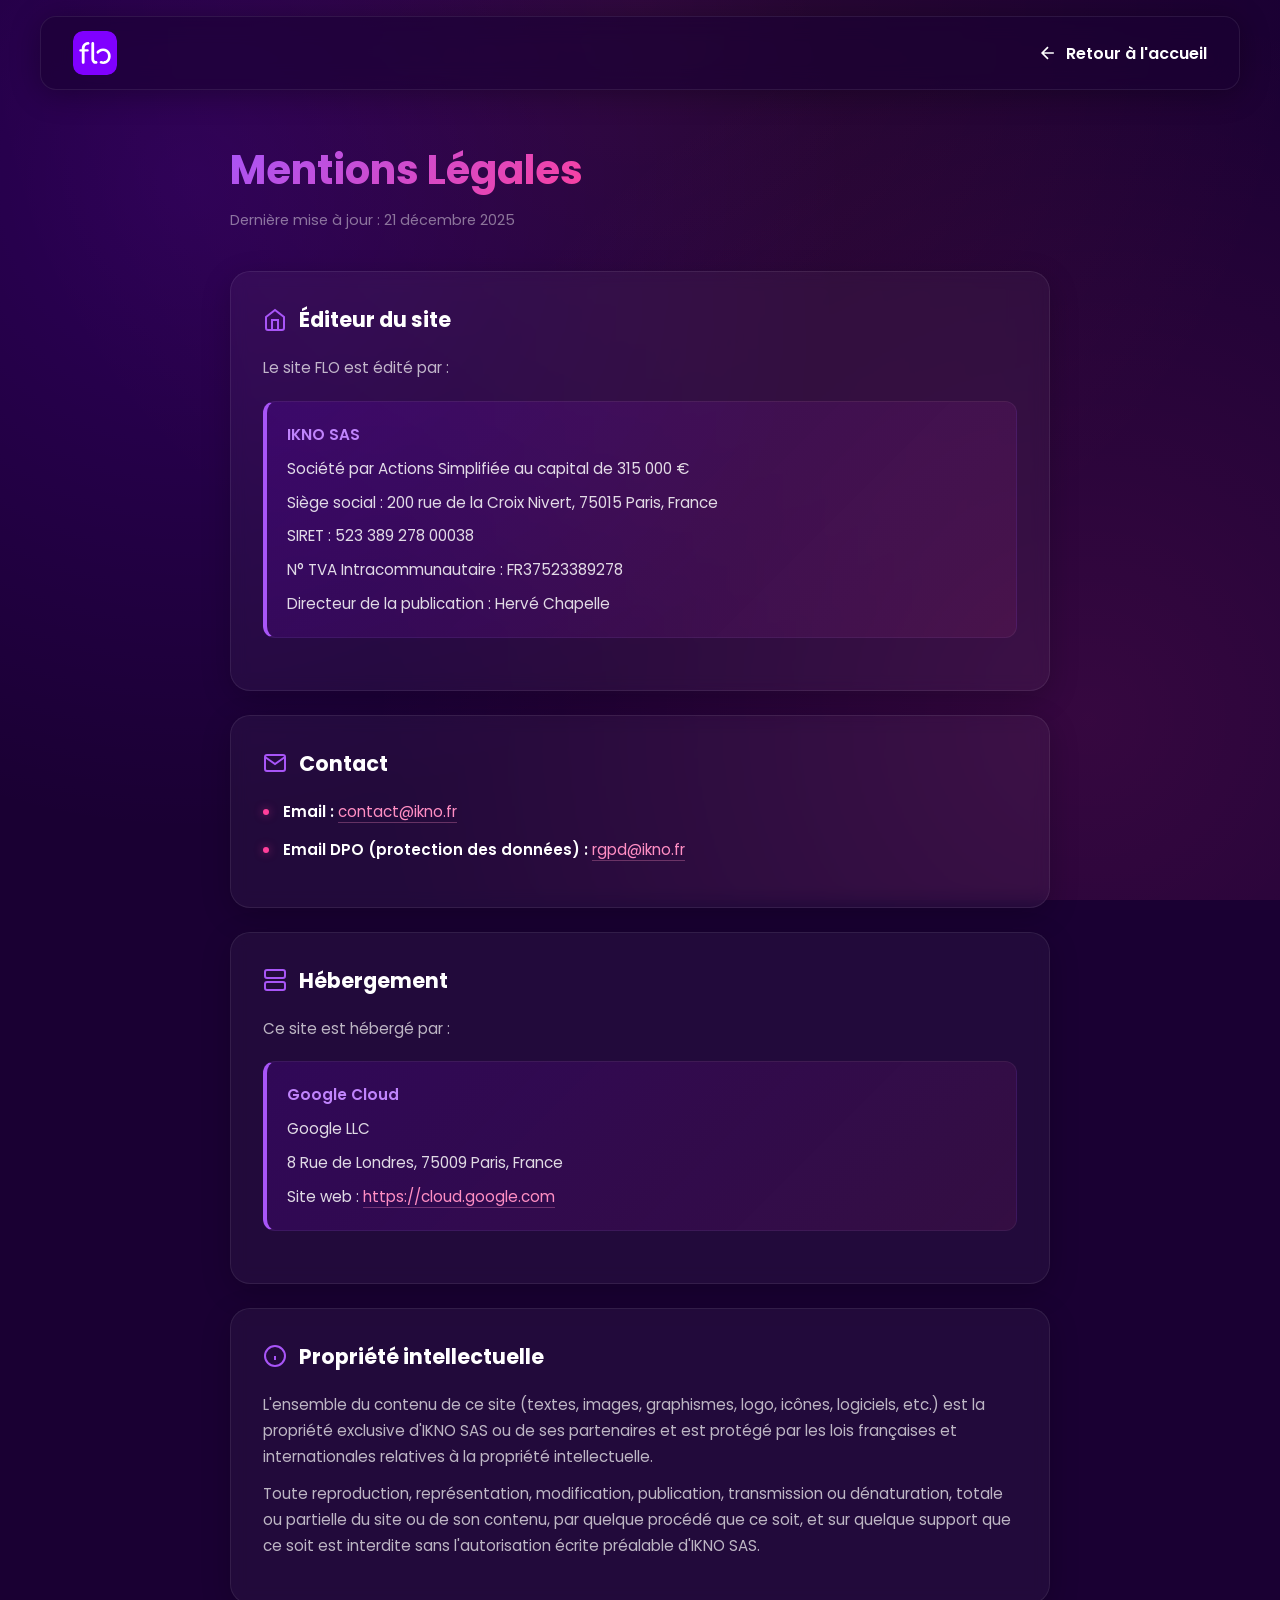
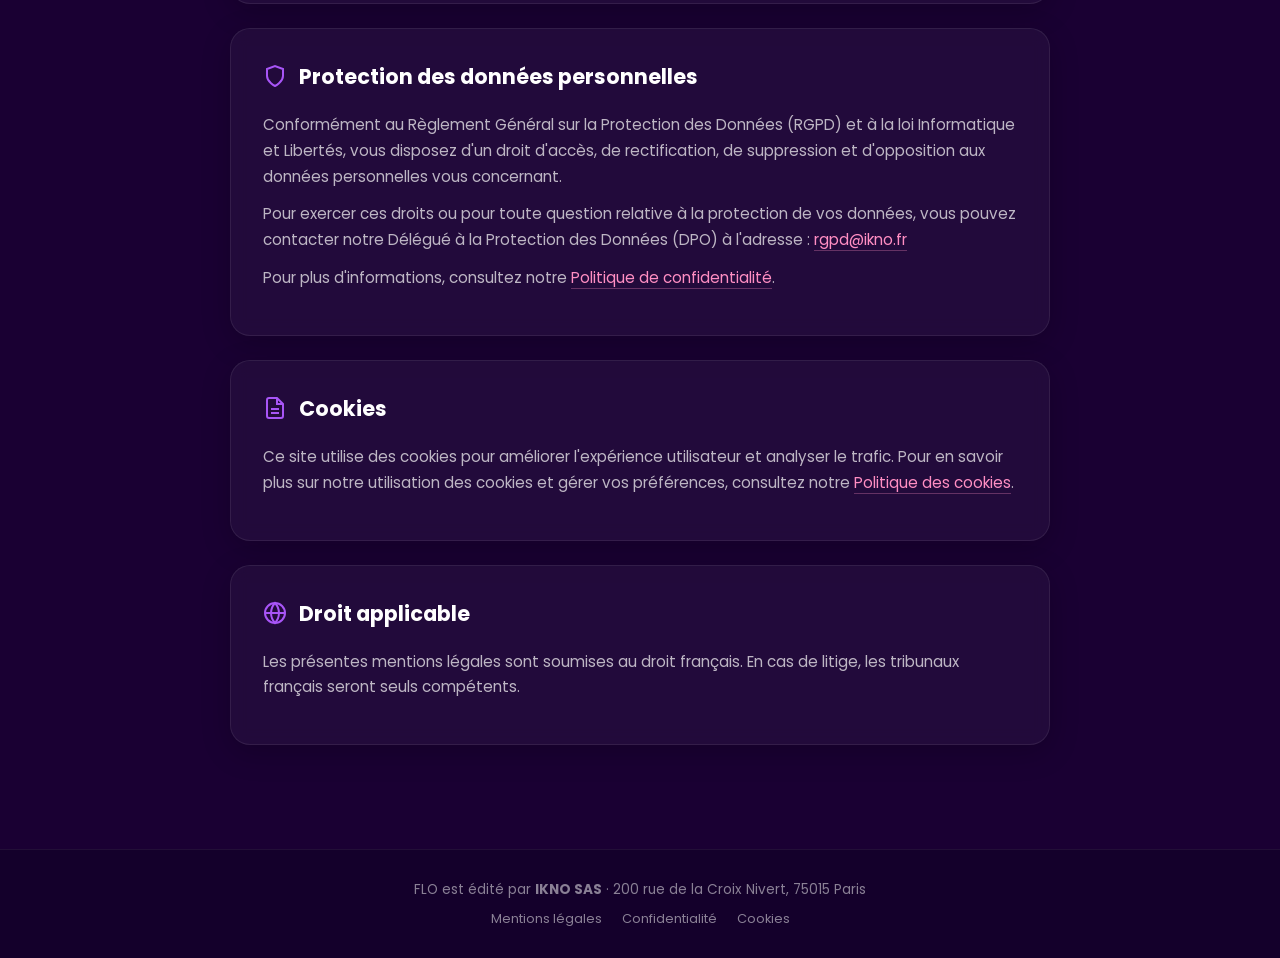
<file: legal.html>
<!DOCTYPE html>
<html lang="fr">
<head>
    <meta charset="UTF-8">
    <meta name="viewport" content="width=device-width, initial-scale=1.0">
    <title>Mentions Légales - FLO</title>
    <meta name="description" content="Mentions légales du site FLO — édité par IKNO SAS, Paris 15e.">
    <meta name="robots" content="noindex, follow">
    <meta name="theme-color" content="#1a0033">
    <link rel="icon" type="image/svg+xml" href="assets/images/flo.svg">
    <link rel="apple-touch-icon" href="assets/images/logo_flo.png">
    <link rel="preconnect" href="https://fonts.googleapis.com">
    <link rel="preconnect" href="https://fonts.gstatic.com" crossorigin>
    <link href="https://fonts.googleapis.com/css2?family=Poppins:wght@400;600;700&display=swap" rel="stylesheet">
    <link rel="stylesheet" href="legal.css">
</head>
<body>
    <header class="header">
        <a href="/"><img src="assets/images/flo.svg" alt="FLO"></a>
        <a href="/">
            <svg width="20" height="20" viewBox="0 0 24 24" fill="none" stroke="currentColor" stroke-width="2"><path d="M19 12H5M12 19l-7-7 7-7"/></svg>
            <span>Retour à l'accueil</span>
        </a>
    </header>

    <main class="content">
        <h1>Mentions Légales</h1>
        <p class="last-update">Dernière mise à jour : 21 décembre 2025</p>

        <div class="section">
            <h2>
                <svg viewBox="0 0 24 24" fill="none" stroke="currentColor" stroke-width="2"><path d="M3 9l9-7 9 7v11a2 2 0 0 1-2 2H5a2 2 0 0 1-2-2z"/><polyline points="9 22 9 12 15 12 15 22"/></svg>
                Éditeur du site
            </h2>
            <p>Le site FLO est édité par :</p>
            <div class="info-box">
                <p><strong>IKNO SAS</strong></p>
                <p>Société par Actions Simplifiée au capital de 315 000 €</p>
                <p>Siège social : 200 rue de la Croix Nivert, 75015 Paris, France</p>
                <p>SIRET : 523 389 278 00038</p>
                <p>N° TVA Intracommunautaire : FR37523389278</p>
                <p>Directeur de la publication : Hervé Chapelle</p>
            </div>
        </div>

        <div class="section">
            <h2>
                <svg viewBox="0 0 24 24" fill="none" stroke="currentColor" stroke-width="2"><path d="M4 4h16c1.1 0 2 .9 2 2v12c0 1.1-.9 2-2 2H4c-1.1 0-2-.9-2-2V6c0-1.1.9-2 2-2z"/><polyline points="22,6 12,13 2,6"/></svg>
                Contact
            </h2>
            <ul>
                <li><strong>Email :</strong> <a href="mailto:contact@ikno.fr" class="link">contact@ikno.fr</a></li>
                <li><strong>Email DPO (protection des données) :</strong> <a href="mailto:rgpd@ikno.fr" class="link">rgpd@ikno.fr</a></li>
            </ul>
        </div>

        <div class="section">
            <h2>
                <svg viewBox="0 0 24 24" fill="none" stroke="currentColor" stroke-width="2"><rect x="2" y="2" width="20" height="8" rx="2"/><rect x="2" y="14" width="20" height="8" rx="2"/><line x1="6" y1="6" x2="6.01" y2="6"/><line x1="6" y1="18" x2="6.01" y2="18"/></svg>
                Hébergement
            </h2>
            <p>Ce site est hébergé par :</p>
            <div class="info-box">
                <p><strong>Google Cloud</strong></p>
                <p>Google LLC</p>
                <p>8 Rue de Londres, 75009 Paris, France</p>
                <p>Site web : <a href="https://cloud.google.com" target="_blank" class="link">https://cloud.google.com</a></p>
            </div>
        </div>

        <div class="section">
            <h2>
                <svg viewBox="0 0 24 24" fill="none" stroke="currentColor" stroke-width="2"><circle cx="12" cy="12" r="10"/><path d="M12 16v-4M12 8h.01"/></svg>
                Propriété intellectuelle
            </h2>
            <p>L'ensemble du contenu de ce site (textes, images, graphismes, logo, icônes, logiciels, etc.) est la propriété exclusive d'IKNO SAS ou de ses partenaires et est protégé par les lois françaises et internationales relatives à la propriété intellectuelle.</p>
            <p>Toute reproduction, représentation, modification, publication, transmission ou dénaturation, totale ou partielle du site ou de son contenu, par quelque procédé que ce soit, et sur quelque support que ce soit est interdite sans l'autorisation écrite préalable d'IKNO SAS.</p>
        </div>

        <div class="section">
            <h2>
                <svg viewBox="0 0 24 24" fill="none" stroke="currentColor" stroke-width="2"><path d="M12 22s8-4 8-10V5l-8-3-8 3v7c0 6 8 10 8 10z"/></svg>
                Protection des données personnelles
            </h2>
            <p>Conformément au Règlement Général sur la Protection des Données (RGPD) et à la loi Informatique et Libertés, vous disposez d'un droit d'accès, de rectification, de suppression et d'opposition aux données personnelles vous concernant.</p>
            <p>Pour exercer ces droits ou pour toute question relative à la protection de vos données, vous pouvez contacter notre Délégué à la Protection des Données (DPO) à l'adresse : <a href="mailto:rgpd@ikno.fr" class="link">rgpd@ikno.fr</a></p>
            <p>Pour plus d'informations, consultez notre <a href="/privacy" class="link">Politique de confidentialité</a>.</p>
        </div>

        <div class="section">
            <h2>
                <svg viewBox="0 0 24 24" fill="none" stroke="currentColor" stroke-width="2"><path d="M14 2H6a2 2 0 0 0-2 2v16a2 2 0 0 0 2 2h12a2 2 0 0 0 2-2V8z"/><polyline points="14 2 14 8 20 8"/><line x1="16" y1="13" x2="8" y2="13"/><line x1="16" y1="17" x2="8" y2="17"/></svg>
                Cookies
            </h2>
            <p>Ce site utilise des cookies pour améliorer l'expérience utilisateur et analyser le trafic. Pour en savoir plus sur notre utilisation des cookies et gérer vos préférences, consultez notre <a href="/cookies" class="link">Politique des cookies</a>.</p>
        </div>

        <div class="section">
            <h2>
                <svg viewBox="0 0 24 24" fill="none" stroke="currentColor" stroke-width="2"><circle cx="12" cy="12" r="10"/><line x1="2" y1="12" x2="22" y2="12"/><path d="M12 2a15.3 15.3 0 0 1 4 10 15.3 15.3 0 0 1-4 10 15.3 15.3 0 0 1-4-10 15.3 15.3 0 0 1 4-10z"/></svg>
                Droit applicable
            </h2>
            <p>Les présentes mentions légales sont soumises au droit français. En cas de litige, les tribunaux français seront seuls compétents.</p>
        </div>
    </main>

    <footer class="footer">
        <p>FLO est édité par <strong>IKNO SAS</strong> · 200 rue de la Croix Nivert, 75015 Paris</p>
        <div class="footer-links">
            <a href="/legal">Mentions légales</a>
            <a href="/privacy">Confidentialité</a>
            <a href="/cookies">Cookies</a>
        </div>
    </footer>
</body>
</html>
</file>
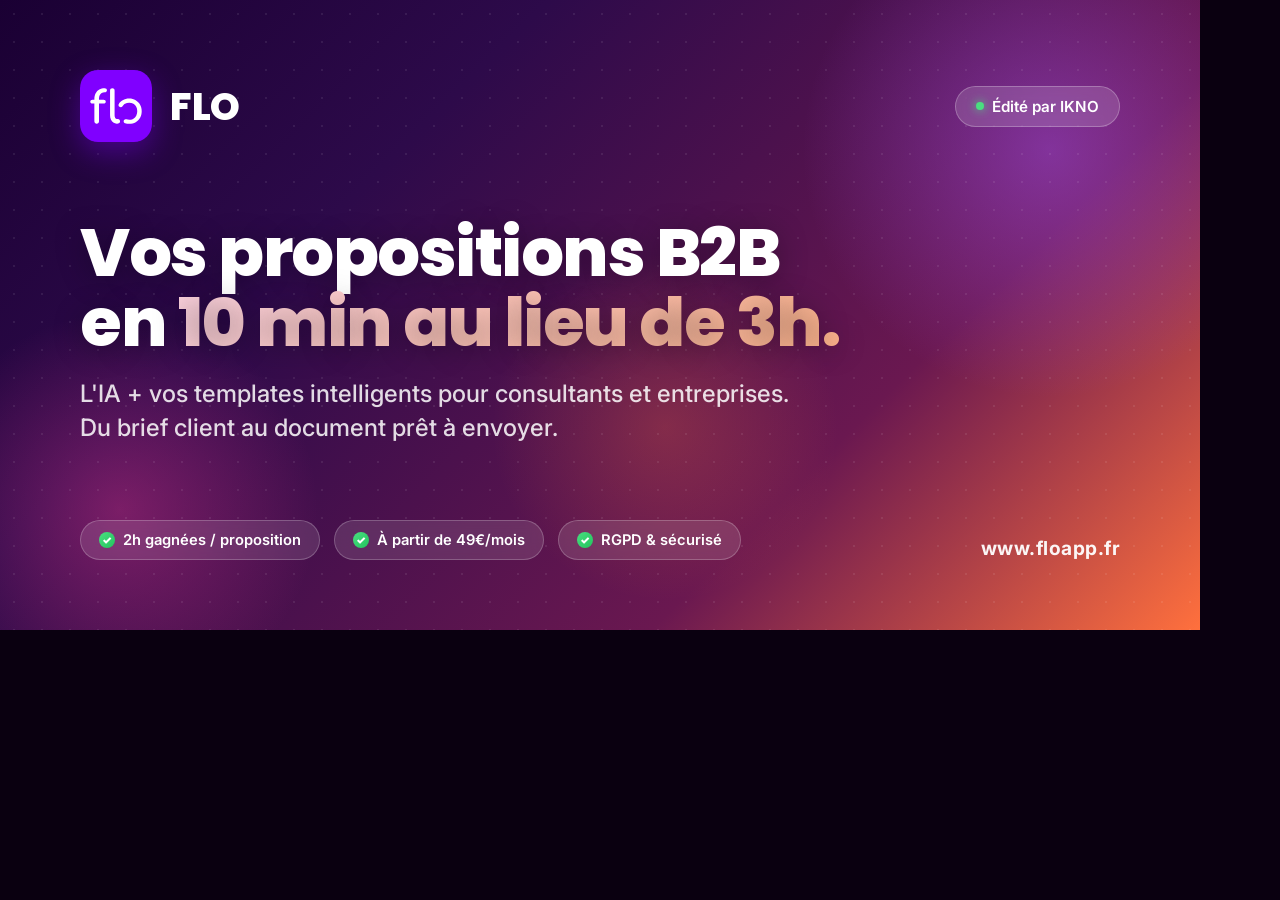
<file: og-image.html>
<!DOCTYPE html>
<html lang="fr">
<head>
    <meta charset="UTF-8">
    <title>FLO OG Image — 1200x630</title>
    <link href="https://fonts.googleapis.com/css2?family=Inter:wght@400;500;600;700&family=Poppins:wght@400;700;800;900&display=swap" rel="stylesheet">
    <style>
        * { margin: 0; padding: 0; box-sizing: border-box; }
        body { background: #0a0010; }
        .og-canvas {
            width: 1200px;
            height: 630px;
            background: linear-gradient(135deg, #1a0033 0%, #2d0a4a 30%, #6a1850 70%, #ff703d 100%);
            position: relative;
            overflow: hidden;
            font-family: 'Inter', sans-serif;
        }

        /* Decorative gradient circles */
        .deco-1 {
            position: absolute;
            top: -100px;
            right: -100px;
            width: 500px;
            height: 500px;
            background: radial-gradient(circle, rgba(168, 85, 247, 0.45), transparent 70%);
            border-radius: 50%;
            pointer-events: none;
        }
        .deco-2 {
            position: absolute;
            bottom: -80px;
            left: -80px;
            width: 400px;
            height: 400px;
            background: radial-gradient(circle, rgba(255, 63, 155, 0.35), transparent 70%);
            border-radius: 50%;
            pointer-events: none;
        }
        .deco-3 {
            position: absolute;
            top: 40%;
            right: 30%;
            width: 350px;
            height: 350px;
            background: radial-gradient(circle, rgba(255, 112, 61, 0.25), transparent 70%);
            border-radius: 50%;
            pointer-events: none;
        }

        /* Dots pattern */
        .dots {
            position: absolute;
            inset: 0;
            background-image: radial-gradient(rgba(255,255,255,0.08) 1px, transparent 1px);
            background-size: 28px 28px;
            pointer-events: none;
        }

        .content {
            position: relative;
            z-index: 2;
            padding: 70px 80px;
            height: 100%;
            display: flex;
            flex-direction: column;
            justify-content: space-between;
        }

        /* Header : Logo + Badge */
        .header {
            display: flex;
            align-items: center;
            justify-content: space-between;
        }
        .logo-block {
            display: flex;
            align-items: center;
            gap: 18px;
        }
        .logo-box {
            width: 72px;
            height: 72px;
            background: #8000ff;
            border-radius: 18px;
            display: flex;
            align-items: center;
            justify-content: center;
            font-family: 'Poppins', sans-serif;
            font-size: 2rem;
            font-weight: 900;
            color: white;
            box-shadow: 0 10px 30px rgba(128, 0, 255, 0.4);
            letter-spacing: -1px;
        }
        .logo-text {
            font-family: 'Poppins', sans-serif;
            font-size: 2.4rem;
            font-weight: 800;
            color: white;
            letter-spacing: -0.5px;
        }
        .badge {
            display: inline-flex;
            align-items: center;
            gap: 8px;
            padding: 10px 20px;
            background: rgba(255, 255, 255, 0.15);
            border: 1px solid rgba(255, 255, 255, 0.25);
            border-radius: 50px;
            font-size: 0.95rem;
            font-weight: 600;
            color: white;
            backdrop-filter: blur(8px);
        }
        .badge-dot {
            width: 8px;
            height: 8px;
            background: #4ade80;
            border-radius: 50%;
            box-shadow: 0 0 10px #4ade80;
        }

        /* Main : Title + Subtitle */
        .main-text {
            display: flex;
            flex-direction: column;
            gap: 18px;
        }
        .title {
            font-family: 'Poppins', sans-serif;
            font-size: 4.2rem;
            font-weight: 800;
            color: white;
            line-height: 1.05;
            letter-spacing: -1.5px;
            text-shadow: 0 4px 30px rgba(0, 0, 0, 0.3);
        }
        .title .accent {
            background: linear-gradient(135deg, #ffd6e4 0%, #ffb38a 100%);
            -webkit-background-clip: text;
            -webkit-text-fill-color: transparent;
            background-clip: text;
        }
        .subtitle {
            font-size: 1.5rem;
            font-weight: 500;
            color: rgba(255, 255, 255, 0.85);
            line-height: 1.4;
            max-width: 800px;
        }

        /* Footer : URL + Features */
        .footer {
            display: flex;
            justify-content: space-between;
            align-items: flex-end;
        }
        .features {
            display: flex;
            gap: 14px;
            flex-wrap: wrap;
        }
        .feature-pill {
            display: inline-flex;
            align-items: center;
            gap: 8px;
            padding: 10px 18px;
            background: rgba(255, 255, 255, 0.12);
            border: 1px solid rgba(255, 255, 255, 0.22);
            border-radius: 50px;
            font-size: 0.92rem;
            font-weight: 600;
            color: white;
            backdrop-filter: blur(8px);
        }
        .check {
            width: 16px;
            height: 16px;
            border-radius: 50%;
            background: linear-gradient(135deg, #4ade80, #22c55e);
            display: inline-flex;
            align-items: center;
            justify-content: center;
            color: white;
            font-size: 11px;
            font-weight: 900;
        }
        .url {
            font-family: 'Inter', sans-serif;
            font-size: 1.2rem;
            font-weight: 700;
            color: white;
            opacity: 0.95;
            letter-spacing: 0.5px;
        }
    </style>
</head>
<body>
    <div class="og-canvas">
        <div class="deco-1"></div>
        <div class="deco-2"></div>
        <div class="deco-3"></div>
        <div class="dots"></div>

        <div class="content">
            <!-- Header : Logo + Badge -->
            <div class="header">
                <div class="logo-block">
                    <img src="assets/images/flo.svg" alt="FLO" style="width: 72px; height: 72px; border-radius: 18px; box-shadow: 0 10px 30px rgba(128, 0, 255, 0.4);">
                    <span class="logo-text">FLO</span>
                </div>
                <div class="badge">
                    <span class="badge-dot"></span>
                    Édité par IKNO
                </div>
            </div>

            <!-- Main : Title -->
            <div class="main-text">
                <h1 class="title">
                    Vos propositions B2B<br>
                    en <span class="accent">10 min au lieu de 3h.</span>
                </h1>
                <p class="subtitle">
                    L'IA + vos templates intelligents pour consultants et entreprises.<br>
                    Du brief client au document prêt à envoyer.
                </p>
            </div>

            <!-- Footer : Features + URL -->
            <div class="footer">
                <div class="features">
                    <span class="feature-pill">
                        <span class="check">✓</span>
                        2h gagnées / proposition
                    </span>
                    <span class="feature-pill">
                        <span class="check">✓</span>
                        À partir de 49€/mois
                    </span>
                    <span class="feature-pill">
                        <span class="check">✓</span>
                        RGPD & sécurisé
                    </span>
                </div>
                <div class="url">www.floapp.fr</div>
            </div>
        </div>
    </div>
</body>
</html>
</file>
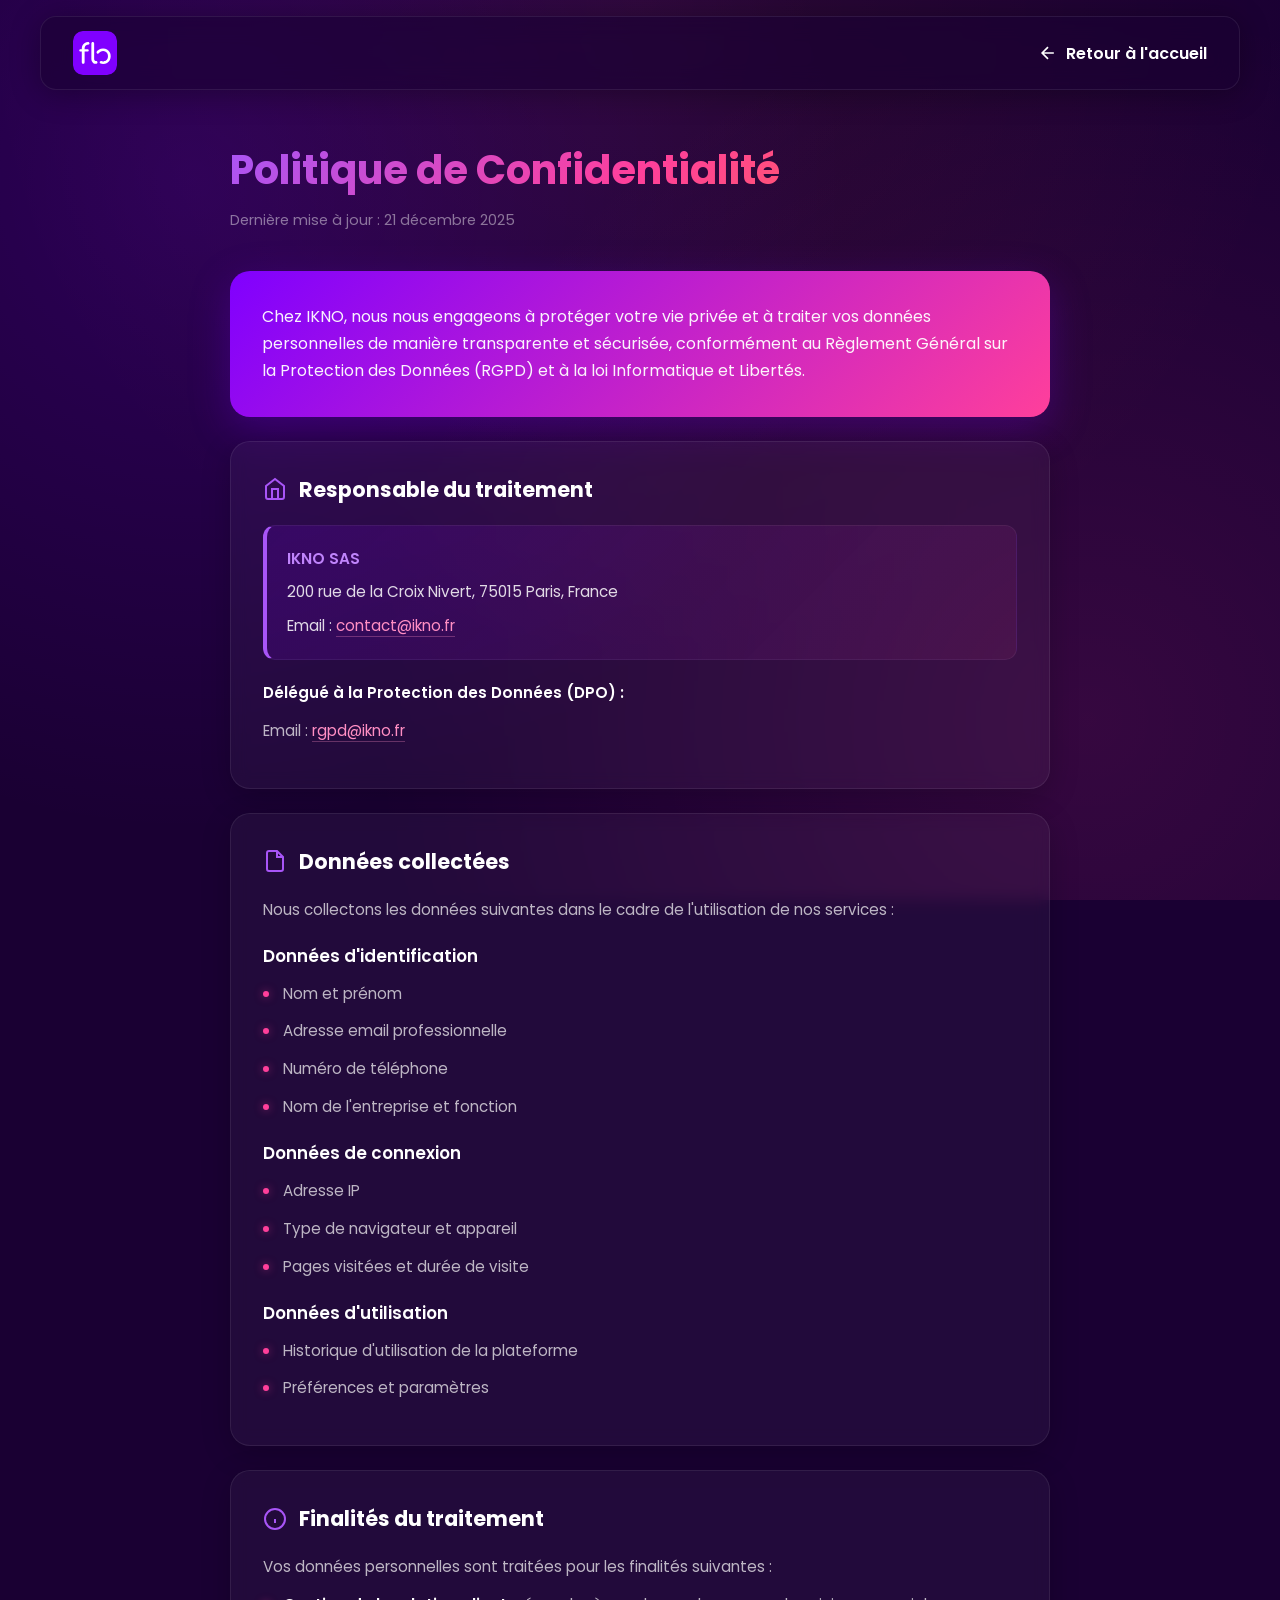
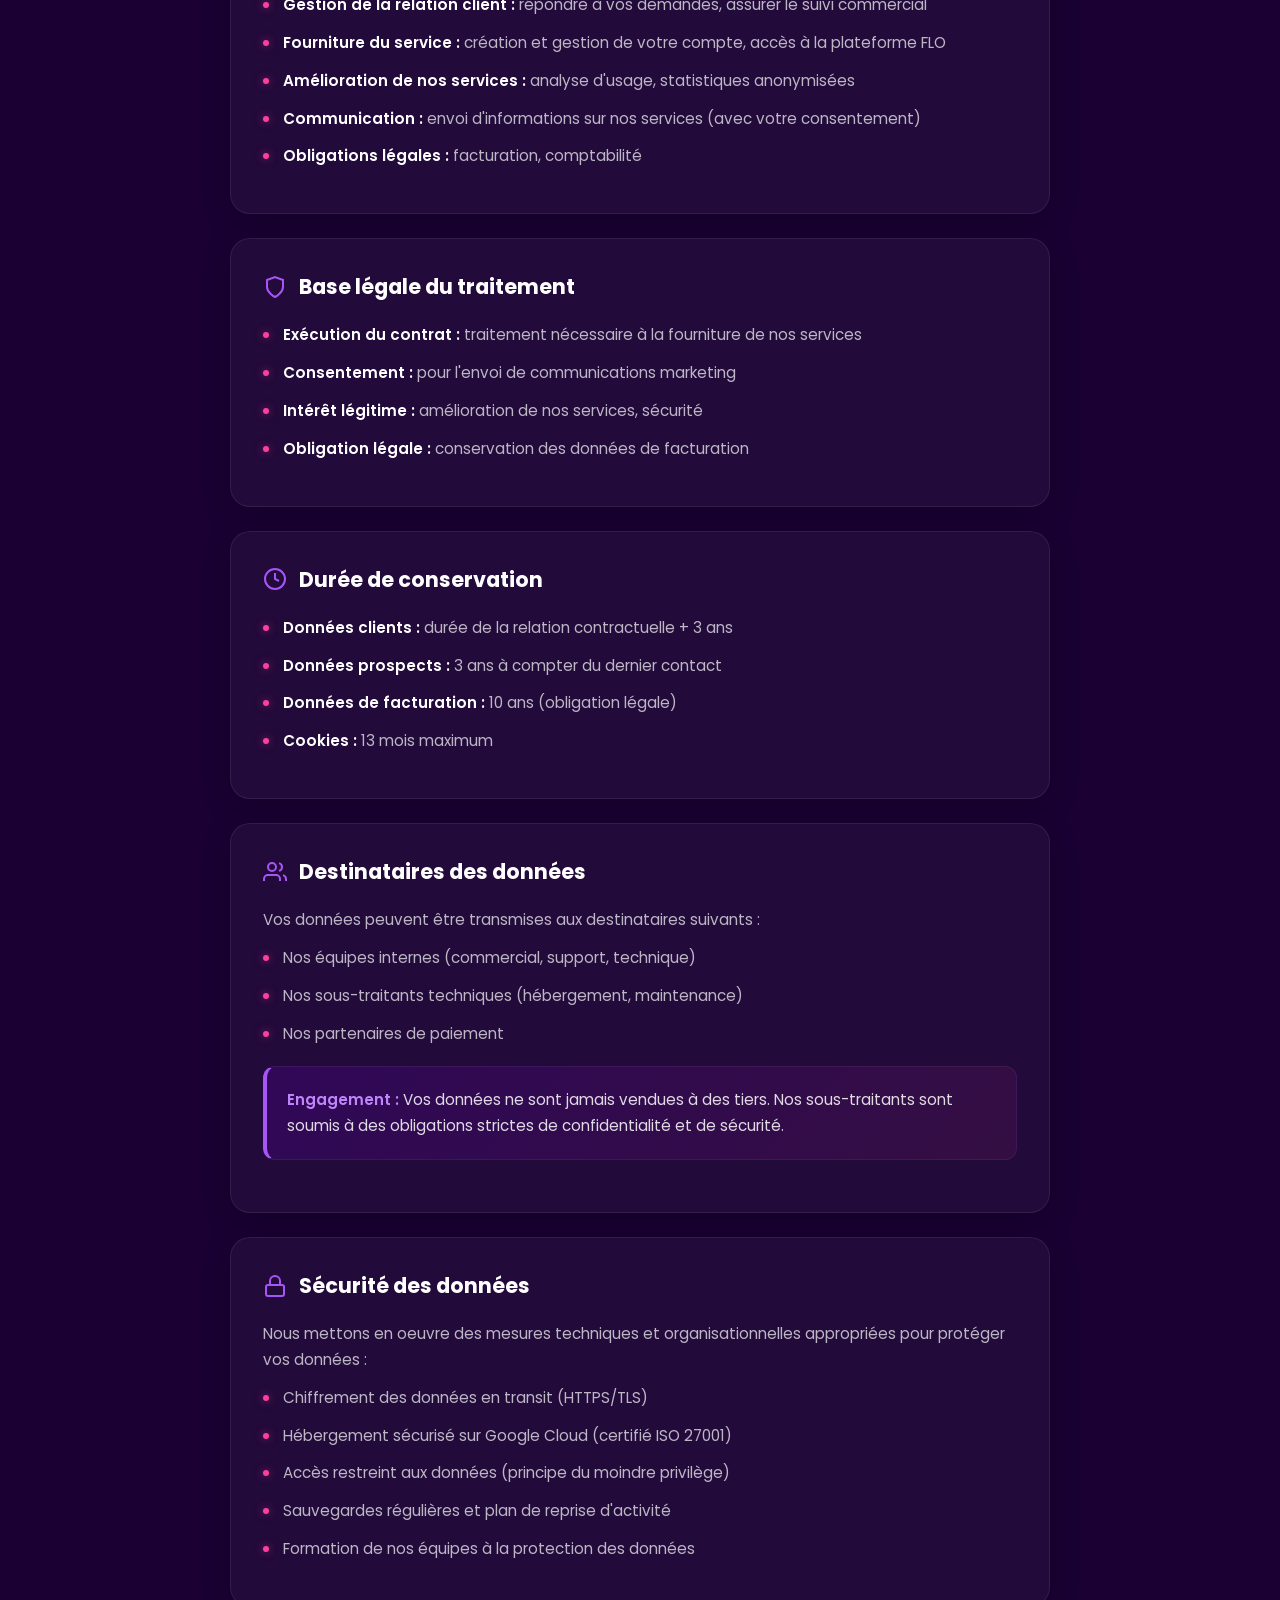
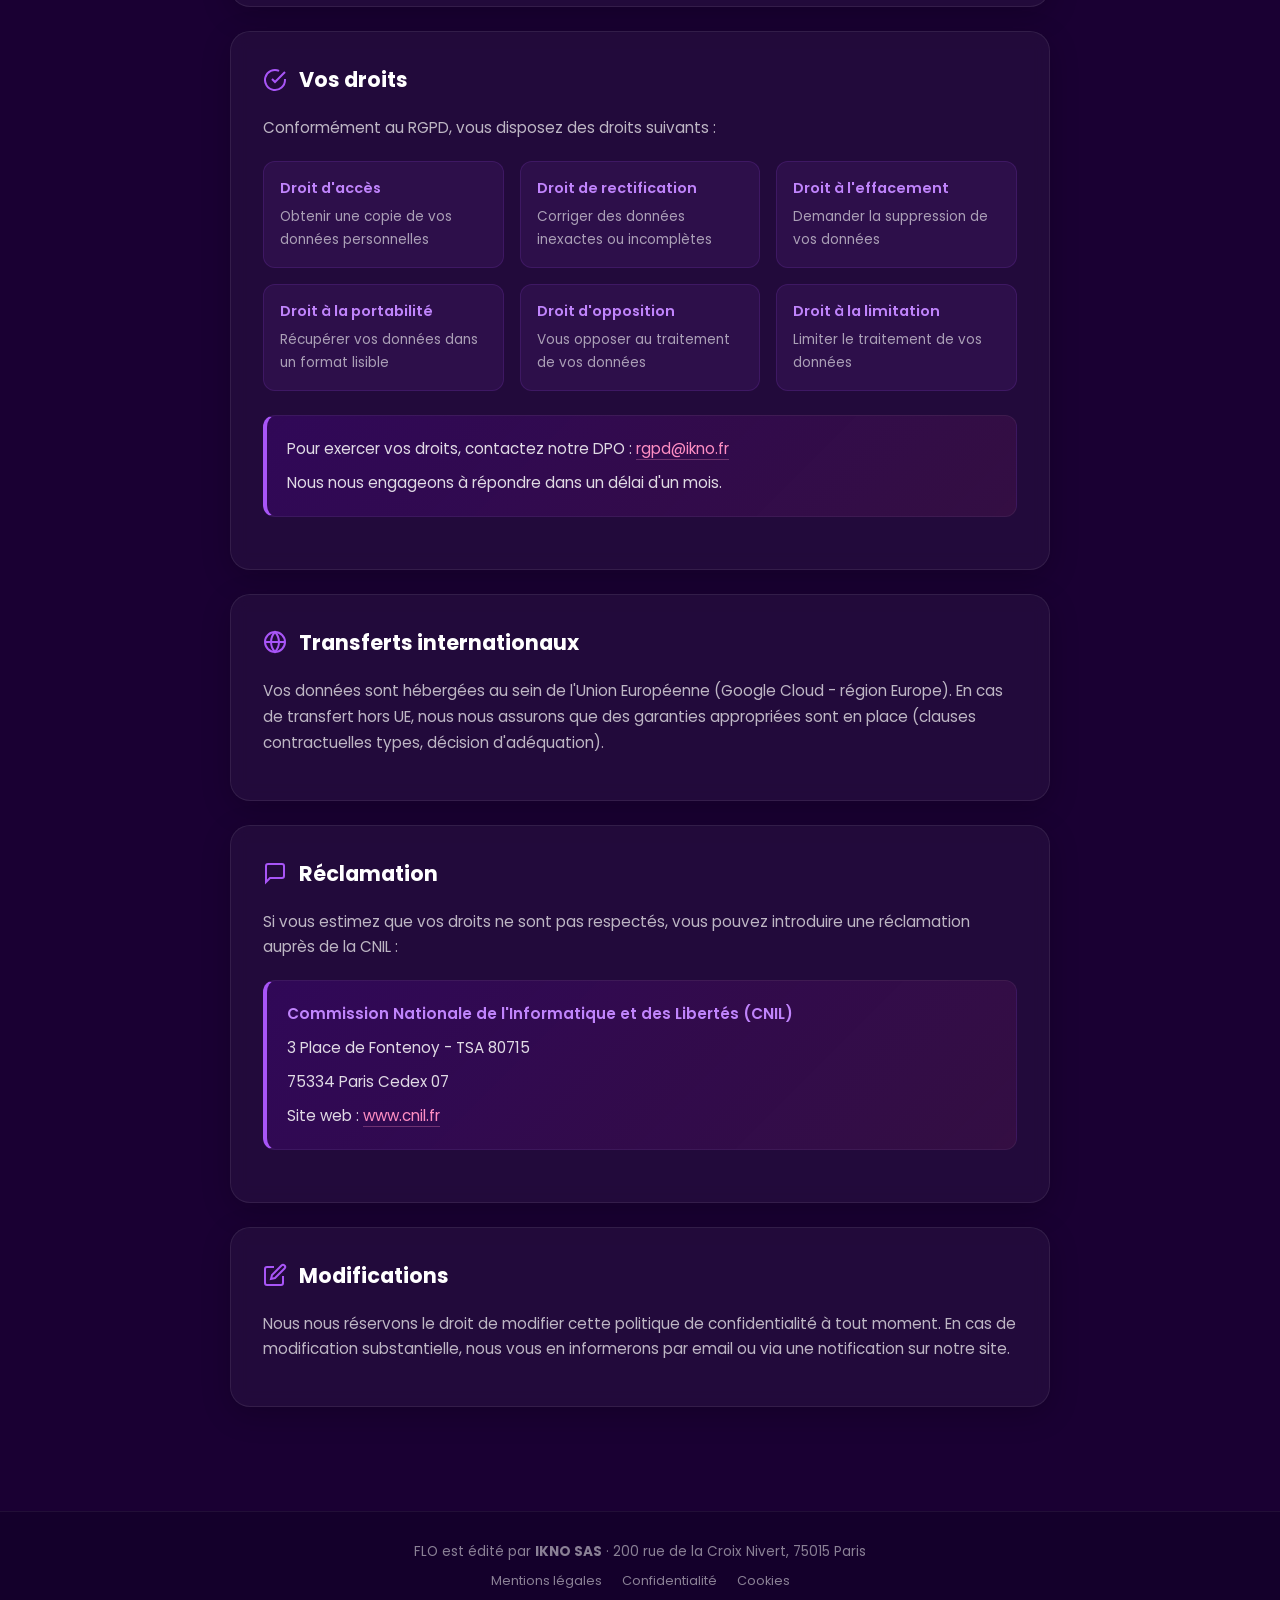
<file: privacy.html>
<!DOCTYPE html>
<html lang="fr">
<head>
    <meta charset="UTF-8">
    <meta name="viewport" content="width=device-width, initial-scale=1.0">
    <title>Politique de Confidentialité - FLO</title>
    <meta name="description" content="Politique de confidentialité de FLO : collecte, traitement et protection de vos données personnelles selon le RGPD.">
    <meta name="robots" content="noindex, follow">
    <meta name="theme-color" content="#1a0033">
    <link rel="icon" type="image/svg+xml" href="assets/images/flo.svg">
    <link rel="apple-touch-icon" href="assets/images/logo_flo.png">
    <link rel="preconnect" href="https://fonts.googleapis.com">
    <link rel="preconnect" href="https://fonts.gstatic.com" crossorigin>
    <link href="https://fonts.googleapis.com/css2?family=Poppins:wght@400;600;700&display=swap" rel="stylesheet">
    <link rel="stylesheet" href="legal.css">
</head>
<body>
    <header class="header">
        <a href="/"><img src="assets/images/flo.svg" alt="FLO"></a>
        <a href="/">
            <svg width="20" height="20" viewBox="0 0 24 24" fill="none" stroke="currentColor" stroke-width="2"><path d="M19 12H5M12 19l-7-7 7-7"/></svg>
            <span>Retour à l'accueil</span>
        </a>
    </header>

    <main class="content">
        <h1>Politique de Confidentialité</h1>
        <p class="last-update">Dernière mise à jour : 21 décembre 2025</p>

        <div class="intro">
            <p>Chez IKNO, nous nous engageons à protéger votre vie privée et à traiter vos données personnelles de manière transparente et sécurisée, conformément au Règlement Général sur la Protection des Données (RGPD) et à la loi Informatique et Libertés.</p>
        </div>

        <div class="section">
            <h2>
                <svg viewBox="0 0 24 24" fill="none" stroke="currentColor" stroke-width="2"><path d="M3 9l9-7 9 7v11a2 2 0 0 1-2 2H5a2 2 0 0 1-2-2z"/><polyline points="9 22 9 12 15 12 15 22"/></svg>
                Responsable du traitement
            </h2>
            <div class="info-box">
                <p><strong>IKNO SAS</strong></p>
                <p>200 rue de la Croix Nivert, 75015 Paris, France</p>
                <p>Email : <a href="mailto:contact@ikno.fr" class="link">contact@ikno.fr</a></p>
            </div>
            <p><strong>Délégué à la Protection des Données (DPO) :</strong></p>
            <p>Email : <a href="mailto:rgpd@ikno.fr" class="link">rgpd@ikno.fr</a></p>
        </div>

        <div class="section">
            <h2>
                <svg viewBox="0 0 24 24" fill="none" stroke="currentColor" stroke-width="2"><path d="M14 2H6a2 2 0 0 0-2 2v16a2 2 0 0 0 2 2h12a2 2 0 0 0 2-2V8z"/><polyline points="14 2 14 8 20 8"/></svg>
                Données collectées
            </h2>
            <p>Nous collectons les données suivantes dans le cadre de l'utilisation de nos services :</p>

            <h3>Données d'identification</h3>
            <ul>
                <li>Nom et prénom</li>
                <li>Adresse email professionnelle</li>
                <li>Numéro de téléphone</li>
                <li>Nom de l'entreprise et fonction</li>
            </ul>

            <h3>Données de connexion</h3>
            <ul>
                <li>Adresse IP</li>
                <li>Type de navigateur et appareil</li>
                <li>Pages visitées et durée de visite</li>
            </ul>

            <h3>Données d'utilisation</h3>
            <ul>
                <li>Historique d'utilisation de la plateforme</li>
                <li>Préférences et paramètres</li>
            </ul>
        </div>

        <div class="section">
            <h2>
                <svg viewBox="0 0 24 24" fill="none" stroke="currentColor" stroke-width="2"><circle cx="12" cy="12" r="10"/><path d="M12 16v-4M12 8h.01"/></svg>
                Finalités du traitement
            </h2>
            <p>Vos données personnelles sont traitées pour les finalités suivantes :</p>
            <ul>
                <li><strong>Gestion de la relation client :</strong> répondre à vos demandes, assurer le suivi commercial</li>
                <li><strong>Fourniture du service :</strong> création et gestion de votre compte, accès à la plateforme FLO</li>
                <li><strong>Amélioration de nos services :</strong> analyse d'usage, statistiques anonymisées</li>
                <li><strong>Communication :</strong> envoi d'informations sur nos services (avec votre consentement)</li>
                <li><strong>Obligations légales :</strong> facturation, comptabilité</li>
            </ul>
        </div>

        <div class="section">
            <h2>
                <svg viewBox="0 0 24 24" fill="none" stroke="currentColor" stroke-width="2"><path d="M12 22s8-4 8-10V5l-8-3-8 3v7c0 6 8 10 8 10z"/></svg>
                Base légale du traitement
            </h2>
            <ul>
                <li><strong>Exécution du contrat :</strong> traitement nécessaire à la fourniture de nos services</li>
                <li><strong>Consentement :</strong> pour l'envoi de communications marketing</li>
                <li><strong>Intérêt légitime :</strong> amélioration de nos services, sécurité</li>
                <li><strong>Obligation légale :</strong> conservation des données de facturation</li>
            </ul>
        </div>

        <div class="section">
            <h2>
                <svg viewBox="0 0 24 24" fill="none" stroke="currentColor" stroke-width="2"><circle cx="12" cy="12" r="10"/><polyline points="12 6 12 12 16 14"/></svg>
                Durée de conservation
            </h2>
            <ul>
                <li><strong>Données clients :</strong> durée de la relation contractuelle + 3 ans</li>
                <li><strong>Données prospects :</strong> 3 ans à compter du dernier contact</li>
                <li><strong>Données de facturation :</strong> 10 ans (obligation légale)</li>
                <li><strong>Cookies :</strong> 13 mois maximum</li>
            </ul>
        </div>

        <div class="section">
            <h2>
                <svg viewBox="0 0 24 24" fill="none" stroke="currentColor" stroke-width="2"><path d="M17 21v-2a4 4 0 0 0-4-4H5a4 4 0 0 0-4 4v2"/><circle cx="9" cy="7" r="4"/><path d="M23 21v-2a4 4 0 0 0-3-3.87M16 3.13a4 4 0 0 1 0 7.75"/></svg>
                Destinataires des données
            </h2>
            <p>Vos données peuvent être transmises aux destinataires suivants :</p>
            <ul>
                <li>Nos équipes internes (commercial, support, technique)</li>
                <li>Nos sous-traitants techniques (hébergement, maintenance)</li>
                <li>Nos partenaires de paiement</li>
            </ul>
            <div class="info-box">
                <p><strong>Engagement :</strong> Vos données ne sont jamais vendues à des tiers. Nos sous-traitants sont soumis à des obligations strictes de confidentialité et de sécurité.</p>
            </div>
        </div>

        <div class="section">
            <h2>
                <svg viewBox="0 0 24 24" fill="none" stroke="currentColor" stroke-width="2"><rect x="3" y="11" width="18" height="11" rx="2"/><path d="M7 11V7a5 5 0 0 1 10 0v4"/></svg>
                Sécurité des données
            </h2>
            <p>Nous mettons en oeuvre des mesures techniques et organisationnelles appropriées pour protéger vos données :</p>
            <ul>
                <li>Chiffrement des données en transit (HTTPS/TLS)</li>
                <li>Hébergement sécurisé sur Google Cloud (certifié ISO 27001)</li>
                <li>Accès restreint aux données (principe du moindre privilège)</li>
                <li>Sauvegardes régulières et plan de reprise d'activité</li>
                <li>Formation de nos équipes à la protection des données</li>
            </ul>
        </div>

        <div class="section">
            <h2>
                <svg viewBox="0 0 24 24" fill="none" stroke="currentColor" stroke-width="2"><path d="M22 11.08V12a10 10 0 1 1-5.93-9.14"/><polyline points="22 4 12 14.01 9 11.01"/></svg>
                Vos droits
            </h2>
            <p>Conformément au RGPD, vous disposez des droits suivants :</p>

            <div class="rights-grid">
                <div class="right-item">
                    <h4>Droit d'accès</h4>
                    <p>Obtenir une copie de vos données personnelles</p>
                </div>
                <div class="right-item">
                    <h4>Droit de rectification</h4>
                    <p>Corriger des données inexactes ou incomplètes</p>
                </div>
                <div class="right-item">
                    <h4>Droit à l'effacement</h4>
                    <p>Demander la suppression de vos données</p>
                </div>
                <div class="right-item">
                    <h4>Droit à la portabilité</h4>
                    <p>Récupérer vos données dans un format lisible</p>
                </div>
                <div class="right-item">
                    <h4>Droit d'opposition</h4>
                    <p>Vous opposer au traitement de vos données</p>
                </div>
                <div class="right-item">
                    <h4>Droit à la limitation</h4>
                    <p>Limiter le traitement de vos données</p>
                </div>
            </div>

            <div class="info-box" style="margin-top: 24px;">
                <p>Pour exercer vos droits, contactez notre DPO : <a href="mailto:rgpd@ikno.fr" class="link">rgpd@ikno.fr</a></p>
                <p style="margin-top: 8px; margin-bottom: 0;">Nous nous engageons à répondre dans un délai d'un mois.</p>
            </div>
        </div>

        <div class="section">
            <h2>
                <svg viewBox="0 0 24 24" fill="none" stroke="currentColor" stroke-width="2"><circle cx="12" cy="12" r="10"/><line x1="2" y1="12" x2="22" y2="12"/><path d="M12 2a15.3 15.3 0 0 1 4 10 15.3 15.3 0 0 1-4 10 15.3 15.3 0 0 1-4-10 15.3 15.3 0 0 1 4-10z"/></svg>
                Transferts internationaux
            </h2>
            <p>Vos données sont hébergées au sein de l'Union Européenne (Google Cloud - région Europe). En cas de transfert hors UE, nous nous assurons que des garanties appropriées sont en place (clauses contractuelles types, décision d'adéquation).</p>
        </div>

        <div class="section">
            <h2>
                <svg viewBox="0 0 24 24" fill="none" stroke="currentColor" stroke-width="2"><path d="M21 15a2 2 0 0 1-2 2H7l-4 4V5a2 2 0 0 1 2-2h14a2 2 0 0 1 2 2z"/></svg>
                Réclamation
            </h2>
            <p>Si vous estimez que vos droits ne sont pas respectés, vous pouvez introduire une réclamation auprès de la CNIL :</p>
            <div class="info-box">
                <p><strong>Commission Nationale de l'Informatique et des Libertés (CNIL)</strong></p>
                <p>3 Place de Fontenoy - TSA 80715</p>
                <p>75334 Paris Cedex 07</p>
                <p>Site web : <a href="https://www.cnil.fr" target="_blank" class="link">www.cnil.fr</a></p>
            </div>
        </div>

        <div class="section">
            <h2>
                <svg viewBox="0 0 24 24" fill="none" stroke="currentColor" stroke-width="2"><path d="M11 4H4a2 2 0 0 0-2 2v14a2 2 0 0 0 2 2h14a2 2 0 0 0 2-2v-7"/><path d="M18.5 2.5a2.121 2.121 0 0 1 3 3L12 15l-4 1 1-4 9.5-9.5z"/></svg>
                Modifications
            </h2>
            <p>Nous nous réservons le droit de modifier cette politique de confidentialité à tout moment. En cas de modification substantielle, nous vous en informerons par email ou via une notification sur notre site.</p>
        </div>
    </main>

    <footer class="footer">
        <p>FLO est édité par <strong>IKNO SAS</strong> · 200 rue de la Croix Nivert, 75015 Paris</p>
        <div class="footer-links">
            <a href="/legal">Mentions légales</a>
            <a href="/privacy">Confidentialité</a>
            <a href="/cookies">Cookies</a>
        </div>
    </footer>
</body>
</html>
</file>
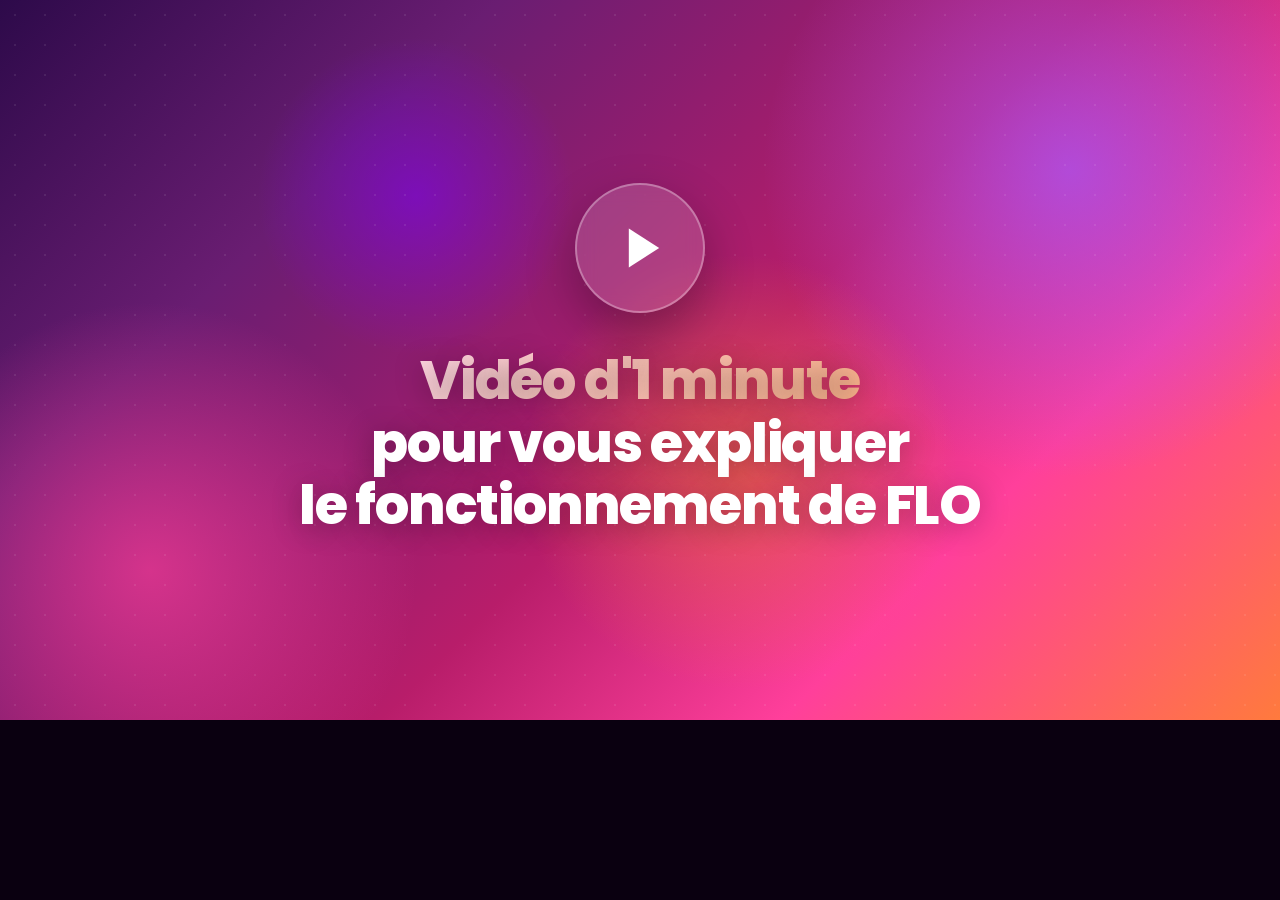
<file: video-poster.html>
<!DOCTYPE html>
<html lang="fr">
<head>
    <meta charset="UTF-8">
    <title>FLO Video Poster — 1280x720</title>
    <link href="https://fonts.googleapis.com/css2?family=Inter:wght@400;500;600;700&family=Poppins:wght@400;700;800;900&display=swap" rel="stylesheet">
    <style>
        * { margin: 0; padding: 0; box-sizing: border-box; }
        body { background: #0a0010; }
        .poster {
            width: 1280px;
            height: 720px;
            background: linear-gradient(135deg, #2d0a4a 0%, #6a1d72 25%, #b81d6a 55%, #ff3f9b 75%, #ff7a3d 100%);
            position: relative;
            overflow: hidden;
            font-family: 'Inter', sans-serif;
            display: flex;
            align-items: center;
            justify-content: center;
        }

        /* Decorative gradient circles - plus saturés */
        .deco-1 {
            position: absolute;
            top: -140px;
            right: -100px;
            width: 620px;
            height: 620px;
            background: radial-gradient(circle, rgba(168, 85, 247, 0.75), transparent 70%);
            border-radius: 50%;
            pointer-events: none;
        }
        .deco-2 {
            position: absolute;
            bottom: -120px;
            left: -120px;
            width: 540px;
            height: 540px;
            background: radial-gradient(circle, rgba(255, 63, 155, 0.65), transparent 70%);
            border-radius: 50%;
            pointer-events: none;
        }
        .deco-3 {
            position: absolute;
            top: 35%;
            right: 25%;
            width: 440px;
            height: 440px;
            background: radial-gradient(circle, rgba(255, 122, 61, 0.55), transparent 70%);
            border-radius: 50%;
            pointer-events: none;
        }
        .deco-4 {
            position: absolute;
            top: 5%;
            left: 20%;
            width: 320px;
            height: 320px;
            background: radial-gradient(circle, rgba(128, 0, 255, 0.50), transparent 70%);
            border-radius: 50%;
            pointer-events: none;
        }

        /* Dots pattern */
        .dots {
            position: absolute;
            inset: 0;
            background-image: radial-gradient(rgba(255,255,255,0.08) 1px, transparent 1px);
            background-size: 30px 30px;
            pointer-events: none;
        }

        .content {
            position: relative;
            z-index: 2;
            display: flex;
            flex-direction: column;
            align-items: center;
            gap: 36px;
            text-align: center;
            padding: 0 80px;
        }

        /* Play button */
        .play-btn {
            width: 130px;
            height: 130px;
            border-radius: 50%;
            background: rgba(255, 255, 255, 0.15);
            border: 2px solid rgba(255, 255, 255, 0.3);
            backdrop-filter: blur(10px);
            display: flex;
            align-items: center;
            justify-content: center;
            box-shadow: 0 20px 50px rgba(0, 0, 0, 0.3);
        }
        .play-btn svg {
            width: 52px;
            height: 52px;
            margin-left: 8px;
        }

        /* Title */
        .title {
            font-family: 'Poppins', sans-serif;
            font-size: 3.4rem;
            font-weight: 800;
            color: white;
            line-height: 1.15;
            letter-spacing: -1.2px;
            text-shadow: 0 4px 30px rgba(0, 0, 0, 0.3);
            max-width: 900px;
        }
        .title .accent {
            background: linear-gradient(135deg, #ffd6e4 0%, #ffb38a 100%);
            -webkit-background-clip: text;
            -webkit-text-fill-color: transparent;
            background-clip: text;
        }
    </style>
</head>
<body>
    <div class="poster">
        <div class="deco-1"></div>
        <div class="deco-2"></div>
        <div class="deco-3"></div>
        <div class="deco-4"></div>
        <div class="dots"></div>

        <div class="content">
            <div class="play-btn">
                <svg viewBox="0 0 24 24" fill="white">
                    <polygon points="5,3 19,12 5,21"/>
                </svg>
            </div>

            <h1 class="title">
                <span class="accent">Vidéo d'1 minute</span><br>
                pour vous expliquer<br>
                le fonctionnement de FLO
            </h1>
        </div>
    </div>
</body>
</html>
</file>
<file: legal.css>
/* ============================================ */
/* FLO — Thème commun pages légales (dark)       */
/* legal.html · privacy.html · cookies.html       */
/* ============================================ */

* { margin: 0; padding: 0; box-sizing: border-box; }

body {
    font-family: 'Poppins', -apple-system, BlinkMacSystemFont, sans-serif;
    background: #1a0033;
    background-image:
        radial-gradient(circle at 15% 20%, rgba(128, 0, 255, 0.18), transparent 50%),
        radial-gradient(circle at 85% 80%, rgba(255, 63, 155, 0.12), transparent 55%),
        radial-gradient(circle at 50% 0%, rgba(255, 112, 61, 0.08), transparent 60%);
    background-attachment: fixed;
    min-height: 100vh;
    color: rgba(255, 255, 255, 0.85);
}

/* ============================================ */
/* HEADER — glass dark cohérent landing          */
/* ============================================ */
.header {
    position: fixed;
    top: 16px;
    left: 50%;
    transform: translateX(-50%);
    width: calc(100% - 40px);
    max-width: 1200px;
    background: rgba(26, 0, 51, 0.6);
    backdrop-filter: blur(12px);
    -webkit-backdrop-filter: blur(12px);
    padding: 14px 32px;
    display: flex;
    justify-content: space-between;
    align-items: center;
    z-index: 100;
    border-radius: 16px;
    border: 1px solid rgba(255, 255, 255, 0.08);
    box-shadow: 0 4px 30px rgba(0, 0, 0, 0.3);
}
.header img { height: 44px; border-radius: 10px; }
.header a {
    color: white;
    font-weight: 600;
    text-decoration: none;
    display: flex;
    align-items: center;
    gap: 8px;
    transition: color 0.3s ease;
}
.header a:hover { color: #c084fc; }

/* ============================================ */
/* CONTENT                                       */
/* ============================================ */
.content {
    max-width: 900px;
    margin: 0 auto;
    padding: 140px 40px 80px;
    position: relative;
    z-index: 1;
}

h1 {
    font-size: 2.5rem;
    font-weight: 700;
    margin-bottom: 10px;
    background: linear-gradient(135deg, #a855f7, #ff3f9b, #ff703d);
    -webkit-background-clip: text;
    -webkit-text-fill-color: transparent;
    background-clip: text;
    font-family: 'Poppins', sans-serif;
}

.last-update {
    color: rgba(255, 255, 255, 0.45);
    font-size: 0.9rem;
    margin-bottom: 40px;
}

/* ============================================ */
/* INTRO (privacy.html, cookies.html)            */
/* ============================================ */
.intro {
    background: linear-gradient(135deg, #8000ff, #ff3f9b);
    color: white;
    border-radius: 20px;
    padding: 32px;
    margin-bottom: 24px;
    box-shadow: 0 12px 40px rgba(128, 0, 255, 0.25);
}
.intro p {
    font-size: 1rem;
    line-height: 1.7;
    opacity: 0.95;
}

/* Variante orange pour cookies.html — override inline */
.intro--cookies {
    background: linear-gradient(135deg, #ff703d, #ff3f9b);
    box-shadow: 0 12px 40px rgba(255, 112, 61, 0.25);
}

/* ============================================ */
/* SECTIONS — glass cards dark                   */
/* ============================================ */
.section {
    background: rgba(255, 255, 255, 0.04);
    border: 1px solid rgba(255, 255, 255, 0.08);
    border-radius: 20px;
    padding: 32px;
    margin-bottom: 24px;
    backdrop-filter: blur(8px);
    -webkit-backdrop-filter: blur(8px);
    box-shadow: 0 8px 30px rgba(0, 0, 0, 0.2);
    transition: border-color 0.3s ease;
}

.section:hover {
    border-color: rgba(168, 85, 247, 0.25);
}

.section h2 {
    font-size: 1.3rem;
    font-weight: 700;
    color: white;
    margin-bottom: 20px;
    display: flex;
    align-items: center;
    gap: 12px;
    font-family: 'Poppins', sans-serif;
}

.section h2 svg {
    width: 24px;
    height: 24px;
    color: #a855f7;
}

.section h3 {
    font-size: 1.05rem;
    font-weight: 600;
    color: white;
    margin: 20px 0 12px;
    font-family: 'Poppins', sans-serif;
}

.section p, .section li {
    color: rgba(255, 255, 255, 0.7);
    font-size: 0.95rem;
    line-height: 1.7;
    margin-bottom: 12px;
}

.section strong {
    color: white;
    font-weight: 600;
}

.section ul {
    list-style: none;
    padding: 0;
}

.section li {
    padding-left: 20px;
    position: relative;
}

.section li::before {
    content: '';
    position: absolute;
    left: 0;
    top: 10px;
    width: 6px;
    height: 6px;
    background: #ff3f9b;
    border-radius: 50%;
    box-shadow: 0 0 8px rgba(255, 63, 155, 0.5);
}

/* ============================================ */
/* INFO BOX — bloc mis en avant                  */
/* ============================================ */
.info-box {
    background: linear-gradient(135deg, rgba(128, 0, 255, 0.15), rgba(255, 63, 155, 0.08));
    border-left: 4px solid #a855f7;
    border-top: 1px solid rgba(255, 255, 255, 0.06);
    border-right: 1px solid rgba(255, 255, 255, 0.06);
    border-bottom: 1px solid rgba(255, 255, 255, 0.06);
    padding: 20px;
    border-radius: 12px;
    margin: 20px 0;
}

.info-box p {
    color: rgba(255, 255, 255, 0.85);
    margin-bottom: 8px;
}

.info-box p:last-child { margin-bottom: 0; }

.info-box strong {
    color: #c084fc;
}

/* ============================================ */
/* LIENS                                         */
/* ============================================ */
a.link {
    color: #ff8ec3;
    text-decoration: none;
    border-bottom: 1px solid rgba(255, 142, 195, 0.3);
    transition: all 0.2s ease;
}
a.link:hover {
    color: white;
    border-bottom-color: white;
}

/* ============================================ */
/* RIGHTS GRID (privacy.html)                    */
/* ============================================ */
.rights-grid {
    display: grid;
    grid-template-columns: repeat(auto-fit, minmax(200px, 1fr));
    gap: 16px;
    margin-top: 20px;
}

.right-item {
    background: rgba(168, 85, 247, 0.08);
    border-radius: 12px;
    padding: 16px;
    border: 1px solid rgba(168, 85, 247, 0.15);
    transition: all 0.3s ease;
}

.right-item:hover {
    background: rgba(168, 85, 247, 0.12);
    border-color: rgba(168, 85, 247, 0.3);
    transform: translateY(-2px);
}

.right-item h4 {
    font-size: 0.9rem;
    font-weight: 600;
    color: #c084fc;
    margin-bottom: 6px;
}

.right-item p {
    font-size: 0.85rem;
    color: rgba(255, 255, 255, 0.6);
    margin: 0;
}

/* ============================================ */
/* COOKIE TABLE (cookies.html)                   */
/* ============================================ */
.cookie-table {
    width: 100%;
    border-collapse: collapse;
    margin-top: 20px;
    background: rgba(0, 0, 0, 0.15);
    border-radius: 12px;
    overflow: hidden;
}

.cookie-table th,
.cookie-table td {
    padding: 14px 16px;
    text-align: left;
    border-bottom: 1px solid rgba(255, 255, 255, 0.06);
    font-size: 0.9rem;
    color: rgba(255, 255, 255, 0.75);
}

.cookie-table th {
    background: linear-gradient(135deg, rgba(128, 0, 255, 0.25), rgba(255, 63, 155, 0.15));
    color: white;
    font-weight: 600;
}

.cookie-table tr:hover td {
    background: rgba(168, 85, 247, 0.05);
}

.cookie-table tr:last-child td { border-bottom: none; }

.cookie-type {
    display: inline-block;
    padding: 4px 10px;
    border-radius: 20px;
    font-size: 0.75rem;
    font-weight: 600;
    border: 1px solid;
}

.cookie-type.essential {
    background: rgba(168, 85, 247, 0.15);
    color: #c084fc;
    border-color: rgba(168, 85, 247, 0.35);
}

.cookie-type.analytics {
    background: rgba(255, 63, 155, 0.15);
    color: #ff8ec3;
    border-color: rgba(255, 63, 155, 0.35);
}

.cookie-type.marketing {
    background: rgba(255, 112, 61, 0.15);
    color: #ffa580;
    border-color: rgba(255, 112, 61, 0.35);
}

.browser-links {
    display: grid;
    grid-template-columns: repeat(auto-fit, minmax(180px, 1fr));
    gap: 12px;
    margin-top: 16px;
}

.browser-link {
    display: flex;
    align-items: center;
    gap: 10px;
    padding: 12px 16px;
    background: rgba(168, 85, 247, 0.08);
    border: 1px solid rgba(168, 85, 247, 0.15);
    border-radius: 10px;
    color: rgba(255, 255, 255, 0.85);
    text-decoration: none;
    font-size: 0.9rem;
    transition: all 0.3s;
}

.browser-link:hover {
    background: rgba(168, 85, 247, 0.18);
    border-color: rgba(168, 85, 247, 0.35);
    transform: translateY(-2px);
}

/* ============================================ */
/* FOOTER (déjà dark dans landing — on garde)    */
/* ============================================ */
.footer {
    background: #14002b;
    border-top: 1px solid rgba(255, 255, 255, 0.06);
    padding: 30px 40px;
    text-align: center;
}

.footer p {
    color: rgba(255, 255, 255, 0.5);
    font-size: 0.85rem;
    margin-bottom: 10px;
}

.footer-links {
    display: flex;
    justify-content: center;
    gap: 20px;
}

.footer-links a {
    color: rgba(255, 255, 255, 0.5);
    font-size: 0.8rem;
    text-decoration: none;
    transition: color 0.2s ease;
}

.footer-links a:hover {
    color: #ff8ec3;
}

/* ============================================ */
/* RESPONSIVE                                    */
/* ============================================ */
@media (max-width: 900px) {
    .header {
        top: 0;
        left: 0;
        right: 0;
        transform: none;
        width: 100%;
        max-width: 100%;
        border-radius: 0;
        padding: 12px 20px;
    }
    .header img { height: 40px; }
    .header a:last-child { font-size: 0.85rem; }
    .header a:last-child span { display: none; }
    .content { padding: 90px 16px 40px; }
    h1 { font-size: 1.6rem; }
    .last-update { font-size: 0.8rem; margin-bottom: 24px; }
    .intro { padding: 24px; border-radius: 16px; }
    .intro p { font-size: 0.9rem; }
    .section {
        padding: 20px;
        border-radius: 16px;
        margin-bottom: 16px;
    }
    .section h2 {
        font-size: 1.1rem;
        margin-bottom: 16px;
        flex-wrap: wrap;
    }
    .section h2 svg { width: 20px; height: 20px; }
    .section h3 { font-size: 0.95rem; }
    .section p, .section li { font-size: 0.88rem; line-height: 1.6; }
    .info-box { padding: 16px; margin: 16px 0; }
    .info-box p { font-size: 0.85rem; }
    .rights-grid { grid-template-columns: 1fr 1fr; gap: 12px; }
    .right-item { padding: 14px; }
    .right-item h4 { font-size: 0.82rem; }
    .right-item p { font-size: 0.78rem; }
    .cookie-table { display: block; overflow-x: auto; }
    .cookie-table th, .cookie-table td { padding: 10px 12px; font-size: 0.82rem; }
    .footer { padding: 24px 20px; }
    .footer p { font-size: 0.75rem; }
    .footer-links { gap: 16px; flex-wrap: wrap; }
    .footer-links a { font-size: 0.7rem; }
}

@media (max-width: 480px) {
    .rights-grid { grid-template-columns: 1fr; }
}
</file>
<file: mobile.css>
/* ============================================ */
/* MOBILE.CSS V7 - DESKTOP/MOBILE SEPARATION   */
/* Stratégie: .desktop-only / .mobile-only     */
/* ============================================ */

/* ============================================ */
/* CLASSES DE VISIBILITÉ                       */
/* ============================================ */

/* Desktop: affiche desktop, cache mobile */
@media screen and (min-width: 901px) {
    .mobile-only { display: none !important; }
    .desktop-only { display: block !important; }
    .desktop-only-flex { display: flex !important; }
    .desktop-only-grid { display: grid !important; }
}

/* Mobile: affiche mobile, cache desktop */
@media screen and (max-width: 900px) {
    .desktop-only,
    .desktop-only-flex,
    .desktop-only-grid { display: none !important; }
    .mobile-only { display: block !important; }
    .mobile-only-flex { display: flex !important; }
    .mobile-only-grid { display: grid !important; }

    /* Padding pour le header fixe */
    body {
        padding-top: 60px;
    }
}

/* ===== ANIMATIONS ICÔNES ===== */
@keyframes circuitFlow {
    0% { stroke-dashoffset: 12; }
    100% { stroke-dashoffset: 0; }
}

@keyframes nodePulse {
    0%, 100% { opacity: 0.4; transform: scale(0.8); }
    50% { opacity: 1; transform: scale(1.2); }
}

@keyframes iaPulse {
    0%, 100% { opacity: 0; }
    50% { opacity: 0.6; }
}

@keyframes speedLine {
    0%, 100% { opacity: 0.3; }
    50% { opacity: 1; }
}

@keyframes needleFast {
    from { transform: rotate(0deg); }
    to { transform: rotate(360deg); }
}

@keyframes needleSlow {
    from { transform: rotate(0deg); }
    to { transform: rotate(360deg); }
}

@keyframes chronoMove {
    0%, 100% { transform: translateX(0); }
    50% { transform: translateX(3px); }
}

@keyframes smileyBlackhole {
    0%, 65% { transform: scale(1) rotate(0deg); opacity: 1; }
    75% { transform: scale(0.5) rotate(180deg); opacity: 0.7; }
    82% { transform: scale(0) rotate(360deg); opacity: 0; }
    92% { transform: scale(0); opacity: 0; }
    96% { transform: scale(1.08) rotate(0deg); opacity: 1; }
    100% { transform: scale(1); opacity: 1; }
}

@keyframes starFloat {
    0%, 100% { transform: translateY(0) scale(1); opacity: 0.6; }
    50% { transform: translateY(-3px) scale(1.1); opacity: 1; }
}

/* Classes animations */
.circuit-path { stroke-dasharray: 4 2; animation: circuitFlow 1s linear infinite; }
.circuit-path-delay-1 { animation-delay: 0.25s; }
.circuit-path-delay-2 { animation-delay: 0.5s; }
.circuit-path-delay-3 { animation-delay: 0.75s; }
.node-pulse { animation: nodePulse 1.5s ease-in-out infinite; transform-origin: center; }
.node-pulse-delay-1 { animation-delay: 0.25s; }
.node-pulse-delay-2 { animation-delay: 0.5s; }
.node-pulse-delay-3 { animation-delay: 0.75s; }
.ia-pulse { animation: iaPulse 2s ease-in-out infinite; }
.speed-line { animation: speedLine 0.8s ease-in-out infinite; }
.speed-line-delay-1 { animation-delay: 0.15s; }
.speed-line-delay-2 { animation-delay: 0.3s; }
.chrono-group { animation: chronoMove 0.8s ease-in-out infinite; }
.needle-fast { transform-origin: 36px 30px; animation: needleFast 4s linear infinite; }
.needle-slow { transform-origin: 36px 30px; animation: needleSlow 12s linear infinite; }
.smiley-bh { animation: smileyBlackhole 7s ease-in-out infinite; transform-origin: center; }
.star-float { animation: starFloat 2s ease-in-out infinite; }
.star-float-delay-1 { animation-delay: 0.3s; }
.star-float-delay-2 { animation-delay: 0.6s; }


/* ============================================ */
/* HEADER MOBILE V6                            */
/* ============================================ */

.header-mobile {
    position: fixed;
    top: 0;
    left: 0;
    right: 0;
    z-index: 1000;
    background: #1a0033;
}

.header-mobile__bar {
    display: flex;
    justify-content: space-between;
    align-items: center;
    padding: 12px 20px;
}

.header-mobile__logo img {
    height: 36px;
    width: auto;
    border-radius: 8px;
}

.header-mobile__actions {
    display: flex;
    align-items: center;
    gap: 12px;
}

.header-mobile__cta {
    padding: 7px 16px;
    background: linear-gradient(180deg, #ff7a51 0%, #ff3f9b 100%);
    border: none;
    border-radius: 50px;
    color: white;
    font-weight: 600;
    font-size: 0.78rem;
    text-decoration: none;
    display: inline-block;
    box-shadow: inset 0 1px 0 rgba(255, 255, 255, 0.2);
    transition: transform 0.2s ease;
}

.header-mobile__cta {
    transition: transform 0.25s ease, filter 0.25s ease, box-shadow 0.25s ease;
}
.header-mobile__cta:hover {
    transform: translateY(-2px);
    filter: brightness(1.08);
}
.header-mobile__cta:active {
    transform: scale(0.96);
    filter: brightness(0.92);
    transition-duration: 0.1s;
}

/* Burger tricolore */
.header-mobile__burger {
    display: flex;
    flex-direction: column;
    justify-content: center;
    align-items: flex-end;
    width: 44px;
    height: 44px;
    background: none;
    border: none;
    cursor: pointer;
    padding: 8px;
    gap: 5px;
}

.header-mobile__burger span {
    display: block;
    height: 3px;
    border-radius: 2px;
    transition: all 0.3s ease;
}

.header-mobile__burger span:nth-child(1) {
    width: 24px;
    background: #8000ff;
}

.header-mobile__burger span:nth-child(2) {
    width: 18px;
    background: #ff3f9b;
}

.header-mobile__burger span:nth-child(3) {
    width: 24px;
    background: #ff703d;
}

/* Burger -> X animation */
.header-mobile__burger.active span:nth-child(1) {
    transform: rotate(45deg) translateY(11px);
    width: 24px;
}

.header-mobile__burger.active span:nth-child(2) {
    opacity: 0;
    transform: translateX(-10px);
}

.header-mobile__burger.active span:nth-child(3) {
    transform: rotate(-45deg) translateY(-11px);
    width: 24px;
}

/* Menu overlay - aligné sur le style page contact (slide animation + barres colorées) */
.header-mobile__menu {
    position: fixed;
    top: 60px;
    left: 0;
    right: 0;
    bottom: 0;
    background: #1a0033;
    padding: 30px 25px;
    overflow-y: auto;
    z-index: 999;
    transform: translateX(100%);
    transition: transform 0.3s ease;
}

.header-mobile__menu.active {
    transform: translateX(0);
}

.header-mobile__menu-links {
    display: flex;
    flex-direction: column;
    gap: 12px;
}

.header-mobile__link {
    display: block;
    padding: 18px 24px;
    color: white;
    text-decoration: none;
    font-weight: 600;
    font-size: 1.05rem;
    background: rgba(255, 255, 255, 0.05);
    border-radius: 16px;
    border-left: 4px solid #8000ff;
    transition: all 0.3s ease;
}

/* Barres colorées par défaut (violet / rose / orange) — match page contact */
.header-mobile__link:nth-of-type(2) { border-left-color: #ff3f9b; }
.header-mobile__link:nth-of-type(3) { border-left-color: #ff703d; }
.header-mobile__link:nth-of-type(4) { border-left-color: #8000ff; }
.header-mobile__link:nth-of-type(5) { border-left-color: #ff3f9b; }

.header-mobile__link:hover,
.header-mobile__link:active {
    background: rgba(168, 85, 247, 0.12);
    padding-left: 28px;
}

.header-mobile__menu-separator {
    height: 2px;
    background: linear-gradient(90deg, #8000ff, #ff3f9b, #ff703d);
    margin: 28px 0;
    border-radius: 2px;
    opacity: 0.4;
}

.header-mobile__menu-contact {
    text-align: center;
    padding: 10px;
}

.header-mobile__menu-contact p {
    color: white;
    opacity: 0.5;
    font-size: 0.85rem;
    margin-bottom: 10px;
}

.header-mobile__phone {
    display: inline-block;
    padding: 12px 24px;
    background: rgba(255, 255, 255, 0.7);
    border-radius: 50px;
    color: #8000ff;
    font-weight: 600;
    font-size: 0.95rem;
    text-decoration: none;
}

/* Body menu open */
body.mobile-menu-open {
    overflow: hidden;
}


/* ============================================ */
/* HERO MOBILE V6                              */
/* ============================================ */

.hero-mobile {
    padding: 20px 20px 35px;
    text-align: center;
    background: #1a0033;
}

.hero-mobile__title {
    font-family: 'Poppins', sans-serif;
    font-size: 1.8rem;
    font-weight: 700;
    color: white;
    line-height: 1.2;
    margin-bottom: 16px;
}

.hero-mobile__title .gradient {
    background: linear-gradient(135deg, #8000ff, #ff3f9b);
    -webkit-background-clip: text;
    -webkit-text-fill-color: transparent;
    background-clip: text;
}

.hero-mobile__subtitle {
    color: white;
    opacity: 0.7;
    font-size: 0.95rem;
    line-height: 1.6;
    margin-bottom: 24px;
}

.hero-mobile__cta {
    width: 100%;
    padding: 16px;
    background: #ff703d;
    border: none;
    border-radius: 14px;
    color: white;
    font-weight: 600;
    font-size: 1rem;
    cursor: pointer;
    box-shadow: 0 4px 15px rgba(255, 112, 61, 0.3);
    text-decoration: none;
    display: block;
    text-align: center;
    transition: transform 0.25s ease, filter 0.25s ease, box-shadow 0.25s ease;
}
.hero-mobile__cta:hover {
    transform: translateY(-2px);
    filter: brightness(1.08);
    box-shadow: 0 8px 22px rgba(255, 112, 61, 0.45);
}
.hero-mobile__cta:active {
    transform: scale(0.97);
    filter: brightness(0.92);
    transition-duration: 0.1s;
}


/* ============================================ */
/* LOGOS CLIENTS MOBILE V6                     */
/* ============================================ */

@keyframes scrollLogos {
    0% { transform: translateX(0); }
    100% { transform: translateX(-50%); }
}

.clients-mobile {
    padding: 20px 0 25px;
    text-align: center;
    overflow: hidden;
}

.clients-mobile__label {
    font-size: 0.75rem;
    color: white;
    opacity: 0.5;
    margin: 0 0 14px;
    font-weight: 500;
    padding: 0 20px;
}

.clients-mobile__track {
    overflow: hidden;
    width: 100%;
}

.clients-mobile__logos {
    display: flex;
    align-items: center;
    gap: 12px;
    width: max-content;
    animation: scrollLogos 15s linear infinite;
}

.clients-mobile__logos:hover {
    animation-play-state: paused;
}

.clients-mobile__logo {
    background: rgba(255, 255, 255, 0.6);
    backdrop-filter: blur(10px);
    border-radius: 10px;
    padding: 10px 14px;
    border: 1px solid rgba(128, 0, 255, 0.08);
    flex-shrink: 0;
}

.clients-mobile__logo svg {
    height: 22px;
    width: auto;
    color: white;
    opacity: 0.5;
}


/* ============================================ */
/* 3 RAISONS MOBILE V6                         */
/* ============================================ */

.reasons-mobile {
    padding: 0 15px 25px;
}

.reasons-mobile__container {
    background: linear-gradient(135deg, #8000ff 0%, #ff3f9b 100%);
    border-radius: 24px;
    padding: 30px 20px;
}

.reasons-mobile__title {
    font-family: 'Poppins', sans-serif;
    font-size: 1.2rem;
    font-weight: 700;
    color: white;
    text-align: center;
    margin-bottom: 24px;
}

.reasons-mobile__cards {
    display: flex;
    justify-content: center;
    gap: 12px;
}

.reasons-mobile__card {
    flex: 1;
    background: rgba(255, 255, 255, 0.15);
    backdrop-filter: blur(10px);
    -webkit-backdrop-filter: blur(10px);
    border-radius: 20px;
    padding: 20px 12px;
    text-align: center;
    border: 1px solid rgba(255, 255, 255, 0.2);
}

.reasons-mobile__icon {
    width: 70px;
    height: 70px;
    margin: 0 auto 12px;
    background: white;
    border-radius: 18px;
    display: flex;
    align-items: center;
    justify-content: center;
    box-shadow: 0 8px 20px rgba(0, 0, 0, 0.15);
}

.reasons-mobile__icon svg {
    width: 50px;
    height: 50px;
}

.reasons-mobile__card h4 {
    color: white;
    font-size: 0.9rem;
    font-weight: 700;
    margin-bottom: 6px;
}

.reasons-mobile__card p {
    color: rgba(255, 255, 255, 0.85);
    font-size: 0.7rem;
    line-height: 1.5;
    margin: 0;
}


/* ============================================ */
/* COMMENT ÇA MARCHE MOBILE V6                 */
/* ============================================ */

.steps-mobile {
    padding: 25px 20px;
}

.steps-mobile__title {
    font-family: 'Poppins', sans-serif;
    font-size: 1.2rem;
    font-weight: 700;
    color: white;
    text-align: center;
    margin-bottom: 20px;
}

.steps-mobile__container {
    display: flex;
    flex-direction: column;
    gap: 14px;
}

.steps-mobile__step {
    display: flex;
    align-items: flex-start;
    gap: 16px;
    background: rgba(255, 255, 255, 0.05);
    backdrop-filter: blur(10px);
    border-radius: 16px;
    padding: 18px;
    border: 1px solid rgba(168, 85, 247, 0.2);
    box-shadow: 0 8px 24px rgba(0, 0, 0, 0.2);
}

.steps-mobile__step:nth-child(2) {
    background: rgba(255, 255, 255, 0.05);
    border-color: rgba(255, 63, 155, 0.2);
    box-shadow: 0 8px 24px rgba(0, 0, 0, 0.2);
}

.steps-mobile__step:nth-child(3) {
    background: rgba(255, 255, 255, 0.05);
    border-color: rgba(255, 112, 61, 0.2);
    box-shadow: 0 8px 24px rgba(0, 0, 0, 0.2);
}

.steps-mobile__number {
    font-family: 'Poppins', sans-serif;
    font-size: 1.5rem;
    font-weight: 700;
    flex-shrink: 0;
    width: 50px;
    height: 50px;
    display: flex;
    align-items: center;
    justify-content: center;
    border-radius: 14px;
    color: white;
}

.steps-mobile__number--purple {
    background: linear-gradient(135deg, #8000ff, #a64dff);
}

.steps-mobile__number--pink {
    background: linear-gradient(135deg, #ff3f9b, #ff6bb3);
}

.steps-mobile__number--orange {
    background: linear-gradient(135deg, #ff703d, #ff8f66);
}

.steps-mobile__content h4 {
    font-family: 'Poppins', sans-serif;
    font-size: 1rem;
    font-weight: 700;
    color: white;
    margin: 0 0 6px;
}

.steps-mobile__content p {
    color: white;
    opacity: 0.7;
    font-size: 0.85rem;
    line-height: 1.5;
    margin: 0;
}


/* ============================================ */
/* CAS D'USAGE MOBILE V6                       */
/* ============================================ */

.profiles-mobile {
    padding: 25px 0;
}

.profiles-mobile__title {
    font-family: 'Poppins', sans-serif;
    font-size: 1.2rem;
    font-weight: 700;
    color: white;
    text-align: center;
    margin-bottom: 20px;
    padding: 0 20px;
}

/* Tabs en grille 2x2 style cards */
.profiles-mobile__tabs {
    padding: 0 20px 20px;
}

.profiles-mobile__tabs-inner {
    display: grid;
    grid-template-columns: 1fr 1fr;
    gap: 10px;
}

.profiles-mobile__tab {
    padding: 14px 10px;
    border-radius: 12px;
    border: none;
    background: linear-gradient(135deg, rgba(128, 0, 255, 0.12), rgba(255, 63, 155, 0.08));
    color: white;
    font-weight: 600;
    font-size: 0.82rem;
    cursor: pointer;
    transition: all 0.3s;
    text-align: center;
    position: relative;
}

.profiles-mobile__tab:nth-child(2) {
    background: linear-gradient(135deg, rgba(255, 63, 155, 0.12), rgba(255, 112, 61, 0.08));
}

.profiles-mobile__tab:nth-child(3) {
    background: linear-gradient(135deg, rgba(255, 112, 61, 0.12), rgba(255, 63, 155, 0.08));
}

.profiles-mobile__tab:nth-child(4) {
    background: linear-gradient(135deg, rgba(128, 0, 255, 0.08), rgba(255, 112, 61, 0.12));
}

.profiles-mobile__tab.active {
    background: linear-gradient(135deg, #8000ff, #ff3f9b);
    color: white;
    box-shadow: 0 4px 15px rgba(128, 0, 255, 0.35);
    transform: scale(1.02);
}

.profiles-mobile__tab.active:nth-child(2) {
    background: linear-gradient(135deg, #ff3f9b, #ff703d);
    box-shadow: 0 4px 15px rgba(255, 63, 155, 0.35);
}

.profiles-mobile__tab.active:nth-child(3) {
    background: linear-gradient(135deg, #ff703d, #ff3f9b);
    box-shadow: 0 4px 15px rgba(255, 112, 61, 0.35);
}

.profiles-mobile__tab.active:nth-child(4) {
    background: linear-gradient(135deg, #8000ff, #ff703d);
    box-shadow: 0 4px 15px rgba(128, 0, 255, 0.35);
}

.profiles-mobile__content {
    padding: 0 20px;
}

.profiles-mobile__card {
    display: none;
    background: rgba(255, 255, 255, 0.5);
    backdrop-filter: blur(10px);
    border-radius: 20px;
    padding: 20px;
    border: 1px solid rgba(128, 0, 255, 0.15);
    overflow: hidden;
}

.profiles-mobile__card.active {
    display: block;
}

/* Image de profil dans la carte */
.profiles-mobile__image {
    width: 100%;
    height: 180px;
    border-radius: 14px;
    overflow: hidden;
    margin-bottom: 16px;
}

.profiles-mobile__image img {
    width: 100%;
    height: 100%;
    object-fit: cover;
    object-position: center top;
}

.profiles-mobile__card h3 {
    font-family: 'Poppins', sans-serif;
    font-size: 1.1rem;
    font-weight: 700;
    color: white;
    margin: 0 0 10px;
}

.profiles-mobile__card > p {
    color: white;
    opacity: 0.7;
    font-size: 0.9rem;
    line-height: 1.6;
    margin: 0 0 16px;
}

.profiles-mobile__tags {
    display: flex;
    flex-wrap: wrap;
    gap: 8px;
    margin-bottom: 20px;
}

.profiles-mobile__tag {
    padding: 6px 12px;
    background: linear-gradient(135deg, rgba(128, 0, 255, 0.1), rgba(255, 63, 155, 0.1));
    border-radius: 50px;
    font-size: 0.75rem;
    color: #8000ff;
    font-weight: 500;
}

.profiles-mobile__cta {
    width: 100%;
    padding: 14px;
    background: linear-gradient(135deg, #8000ff, #ff3f9b);
    border: none;
    border-radius: 12px;
    color: white;
    font-weight: 600;
    font-size: 0.9rem;
    cursor: pointer;
    text-decoration: none;
    display: block;
    text-align: center;
    box-shadow: 0 4px 15px rgba(128, 0, 255, 0.3);
}


/* ============================================ */
/* STATS MOBILE V6                             */
/* ============================================ */

.stats-mobile {
    padding: 25px 20px;
}

.stats-mobile__grid {
    display: grid;
    grid-template-columns: 1fr 1fr;
    gap: 12px;
}

.stats-mobile__card {
    background: rgba(255, 255, 255, 0.4);
    backdrop-filter: blur(10px);
    border-radius: 16px;
    padding: 20px;
    text-align: center;
    border: 1px solid rgba(255, 255, 255, 0.6);
}

.stats-mobile__value {
    font-size: 1.7rem;
    font-weight: 700;
    font-family: 'Poppins', sans-serif;
    background: linear-gradient(135deg, #8000ff, #ff3f9b);
    -webkit-background-clip: text;
    -webkit-text-fill-color: transparent;
    background-clip: text;
}

.stats-mobile__value--alt {
    background: linear-gradient(135deg, #ff3f9b, #ff703d);
    -webkit-background-clip: text;
    -webkit-text-fill-color: transparent;
    background-clip: text;
}

.stats-mobile__label {
    color: white;
    opacity: 0.6;
    font-size: 0.75rem;
    margin-top: 4px;
}


/* ============================================ */
/* VIDEO MOBILE V6                             */
/* ============================================ */

.video-mobile {
    padding: 25px 20px;
}

.video-mobile__container {
    background: #1a0033;
    border-radius: 24px;
    padding: 20px;
}

.video-mobile__title {
    font-family: 'Poppins', sans-serif;
    font-size: 1.1rem;
    font-weight: 700;
    color: white;
    text-align: center;
    margin-bottom: 16px;
}

.video-mobile__player {
    position: relative;
    border-radius: 16px;
    overflow: hidden;
    aspect-ratio: 16/9;
    background: linear-gradient(135deg, #8000ff, #ff3f9b);
    cursor: pointer;
    margin-bottom: 14px;
}

.video-mobile__play {
    position: absolute;
    top: 50%;
    left: 50%;
    transform: translate(-50%, -50%);
    width: 60px;
    height: 60px;
    border-radius: 50%;
    background: rgba(255, 255, 255, 0.95);
    display: flex;
    align-items: center;
    justify-content: center;
    box-shadow: 0 4px 20px rgba(0, 0, 0, 0.2);
}

.video-mobile__play::after {
    content: '';
    width: 0;
    height: 0;
    border-top: 10px solid transparent;
    border-bottom: 10px solid transparent;
    border-left: 16px solid #8000ff;
    margin-left: 4px;
}

.video-mobile__duration {
    position: absolute;
    bottom: 10px;
    right: 10px;
    background: rgba(0, 0, 0, 0.6);
    padding: 3px 8px;
    border-radius: 4px;
    color: white;
    font-size: 0.7rem;
}

.video-mobile__tabs {
    display: flex;
    gap: 10px;
}

.video-mobile__tab {
    flex: 1;
    background: rgba(255, 255, 255, 0.08);
    border-radius: 12px;
    padding: 12px;
    display: flex;
    align-items: center;
    gap: 10px;
    cursor: pointer;
    border: 2px solid transparent;
    transition: all 0.3s;
}

/* Démo = violet */
.video-mobile__tab--demo.active {
    background: rgba(128, 0, 255, 0.25);
    border-color: #8000ff;
}

/* Témoignage = orange */
.video-mobile__tab--temoignage.active {
    background: rgba(255, 112, 61, 0.25);
    border-color: #ff703d;
}

.video-mobile__tab-icon {
    width: 32px;
    height: 32px;
    border-radius: 8px;
    display: flex;
    align-items: center;
    justify-content: center;
    flex-shrink: 0;
}

/* Icône démo = violet */
.video-mobile__tab--demo .video-mobile__tab-icon {
    background: linear-gradient(135deg, #8000ff, #a64dff);
}

/* Icône témoignage = orange */
.video-mobile__tab--temoignage .video-mobile__tab-icon {
    background: linear-gradient(135deg, #ff703d, #ff8f66);
}

.video-mobile__tab-icon::after {
    content: '';
    width: 0;
    height: 0;
    border-top: 5px solid transparent;
    border-bottom: 5px solid transparent;
    border-left: 8px solid white;
    margin-left: 2px;
}

.video-mobile__tab-text p {
    color: white;
    font-size: 0.7rem;
    font-weight: 600;
    margin: 0;
}

.video-mobile__tab-text span {
    color: rgba(255, 255, 255, 0.5);
    font-size: 0.6rem;
}


/* ============================================ */
/* TÉMOIGNAGES MOBILE V6                       */
/* ============================================ */

.testimonials-mobile {
    padding: 25px 20px;
}

.testimonials-mobile__title {
    font-family: 'Poppins', sans-serif;
    font-size: 1.2rem;
    font-weight: 700;
    color: white;
    text-align: center;
    margin-bottom: 16px;
}

.testimonials-mobile__carousel {
    position: relative;
}

.testimonials-mobile__card {
    display: none;
    background: white;
    border-radius: 20px;
    padding: 24px;
    box-shadow: 0 8px 30px rgba(128, 0, 255, 0.12);
    border-left: 4px solid #8000ff;
}

.testimonials-mobile__card.active {
    display: block;
}

.testimonials-mobile__card[data-color="pink"] {
    border-left-color: #ff3f9b;
}

.testimonials-mobile__card[data-color="orange"] {
    border-left-color: #ff703d;
}

/* Header avec photo et infos */
.testimonials-mobile__header {
    display: flex;
    align-items: center;
    gap: 14px;
    margin-bottom: 16px;
}

.testimonials-mobile__photo {
    width: 60px;
    height: 60px;
    border-radius: 50%;
    overflow: hidden;
    border: 3px solid #8000ff;
    flex-shrink: 0;
}

.testimonials-mobile__card[data-color="pink"] .testimonials-mobile__photo {
    border-color: #ff3f9b;
}

.testimonials-mobile__card[data-color="orange"] .testimonials-mobile__photo {
    border-color: #ff703d;
}

.testimonials-mobile__photo img {
    width: 100%;
    height: 100%;
    object-fit: cover;
}

.testimonials-mobile__info {
    flex: 1;
}

.testimonials-mobile__name {
    font-family: 'Poppins', sans-serif;
    font-weight: 700;
    color: white;
    font-size: 0.95rem;
    margin: 0 0 2px;
}

.testimonials-mobile__role {
    color: #8000ff;
    font-size: 0.8rem;
    font-weight: 600;
    margin: 0;
}

.testimonials-mobile__card[data-color="pink"] .testimonials-mobile__role {
    color: #ff3f9b;
}

.testimonials-mobile__card[data-color="orange"] .testimonials-mobile__role {
    color: #ff703d;
}

.testimonials-mobile__company {
    color: white;
    opacity: 0.6;
    font-size: 0.75rem;
    margin: 2px 0 0;
}

.testimonials-mobile__stars {
    display: flex;
    gap: 4px;
    margin-bottom: 12px;
}

.testimonials-mobile__stars svg {
    width: 16px;
    height: 16px;
    fill: #8000ff;
}

.testimonials-mobile__card[data-color="pink"] .testimonials-mobile__stars svg {
    fill: #ff3f9b;
}

.testimonials-mobile__card[data-color="orange"] .testimonials-mobile__stars svg {
    fill: #ff703d;
}

.testimonials-mobile__quote {
    color: white;
    font-size: 0.9rem;
    line-height: 1.7;
    margin: 0;
    font-style: italic;
    position: relative;
    padding-left: 16px;
}

.testimonials-mobile__quote::before {
    content: '"';
    position: absolute;
    left: 0;
    top: -4px;
    font-size: 1.5rem;
    color: #8000ff;
    font-family: Georgia, serif;
    opacity: 0.4;
}

.testimonials-mobile__card[data-color="pink"] .testimonials-mobile__quote::before {
    color: #ff3f9b;
}

.testimonials-mobile__card[data-color="orange"] .testimonials-mobile__quote::before {
    color: #ff703d;
}

.testimonials-mobile__dots {
    display: flex;
    justify-content: center;
    gap: 8px;
    margin-top: 14px;
}

.testimonials-mobile__dot {
    width: 8px;
    height: 8px;
    border-radius: 4px;
    border: none;
    background: rgba(128, 0, 255, 0.25);
    cursor: pointer;
    transition: all 0.3s;
    padding: 0;
}

.testimonials-mobile__dot.active {
    width: 24px;
    background: linear-gradient(135deg, #8000ff, #ff3f9b);
}


/* ============================================ */
/* FAQ MOBILE V6                               */
/* ============================================ */

.faq-mobile {
    padding: 25px 20px;
}

.faq-mobile__container {
    background: #1a0033;
    border-radius: 24px;
    padding: 22px;
}

.faq-mobile__title {
    font-family: 'Poppins', sans-serif;
    font-size: 1.1rem;
    font-weight: 700;
    color: white;
    text-align: center;
    margin-bottom: 18px;
}

.faq-mobile__list {
    display: flex;
    flex-direction: column;
    gap: 10px;
}

.faq-mobile__item {
    background: rgba(255, 255, 255, 0.08);
    border-radius: 14px;
    padding: 14px 16px;
    border: 1px solid rgba(255, 255, 255, 0.1);
    cursor: pointer;
    transition: all 0.3s;
}

.faq-mobile__item.active {
    border-color: rgba(255, 63, 155, 0.4);
}

.faq-mobile__question {
    display: flex;
    justify-content: space-between;
    align-items: center;
}

.faq-mobile__question p {
    color: white;
    font-size: 0.82rem;
    font-weight: 500;
    margin: 0;
    padding-right: 10px;
}

.faq-mobile__question span {
    color: rgba(255, 255, 255, 0.5);
    font-size: 1.2rem;
    transition: all 0.3s;
}

.faq-mobile__item.active .faq-mobile__question span {
    color: #ff3f9b;
    transform: rotate(45deg);
}

.faq-mobile__answer {
    display: none;
    color: rgba(255, 255, 255, 0.7);
    font-size: 0.78rem;
    margin: 10px 0 0;
    line-height: 1.5;
}

.faq-mobile__item.active .faq-mobile__answer {
    display: block;
}


/* ============================================ */
/* SÉCURITÉ MOBILE V6                          */
/* ============================================ */

.security-mobile {
    padding: 20px 20px 25px;
    text-align: center;
}

.security-mobile__badges {
    display: flex;
    justify-content: center;
    gap: 24px;
}

.security-mobile__badge {
    display: flex;
    flex-direction: column;
    align-items: center;
    gap: 8px;
}

.security-mobile__icon {
    width: 52px;
    height: 52px;
    background: linear-gradient(135deg, #8000ff, #ff3f9b);
    border-radius: 14px;
    display: flex;
    align-items: center;
    justify-content: center;
    color: white;
    box-shadow: 0 4px 15px rgba(128, 0, 255, 0.25);
}

.security-mobile__badge span {
    font-size: 0.72rem;
    font-weight: 600;
    color: white;
}


/* ============================================ */
/* CTA MOBILE V6                               */
/* ============================================ */

.cta-mobile {
    padding: 25px 20px;
}

.cta-mobile__container {
    background: linear-gradient(135deg, #8000ff, #ff3f9b);
    border-radius: 24px;
    padding: 28px 22px;
    text-align: center;
}

.cta-mobile__badge {
    display: inline-block;
    background: rgba(255, 255, 255, 0.2);
    color: white;
    font-size: 0.7rem;
    font-weight: 600;
    padding: 6px 14px;
    border-radius: 50px;
    margin-bottom: 14px;
    text-transform: uppercase;
    letter-spacing: 0.5px;
}

.cta-mobile__title {
    font-family: 'Poppins', sans-serif;
    font-size: 1.3rem;
    font-weight: 700;
    color: white;
    margin: 0 0 8px;
}

.cta-mobile__subtitle {
    color: rgba(255, 255, 255, 0.85);
    font-size: 0.85rem;
    margin: 0 0 20px;
}

.cta-mobile__options {
    display: flex;
    flex-direction: column;
    gap: 10px;
}

.cta-mobile__option {
    display: flex;
    align-items: center;
    gap: 14px;
    padding: 14px 16px;
    border-radius: 14px;
    text-decoration: none;
    transition: all 0.3s;
}

.cta-mobile__option--primary {
    background: #ff703d;
    color: white;
}

.cta-mobile__option--secondary {
    background: rgba(255, 255, 255, 0.95);
    color: white;
}

.cta-mobile__option--tertiary {
    background: rgba(255, 255, 255, 0.15);
    color: white;
    border: 1px solid rgba(255, 255, 255, 0.3);
}

.cta-mobile__option-icon {
    width: 40px;
    height: 40px;
    border-radius: 10px;
    display: flex;
    align-items: center;
    justify-content: center;
    flex-shrink: 0;
}

.cta-mobile__option--primary .cta-mobile__option-icon {
    background: rgba(255, 255, 255, 0.2);
}

.cta-mobile__option--secondary .cta-mobile__option-icon {
    background: linear-gradient(135deg, #8000ff, #ff3f9b);
    color: white;
}

.cta-mobile__option--tertiary .cta-mobile__option-icon {
    background: rgba(255, 255, 255, 0.15);
}

.cta-mobile__option-text {
    text-align: left;
}

.cta-mobile__option-text strong {
    display: block;
    font-size: 0.9rem;
    font-weight: 600;
    margin-bottom: 2px;
}

.cta-mobile__option-text span {
    font-size: 0.75rem;
    opacity: 0.8;
}

.cta-mobile__option--secondary .cta-mobile__option-text span {
    color: #666;
}


/* ============================================ */
/* FOOTER MOBILE V6                            */
/* ============================================ */

.footer-mobile {
    background: #1a0033;
    padding: 32px 20px 24px;
    text-align: center;
}

.footer-mobile__top {
    margin-bottom: 20px;
}

.footer-mobile__logo {
    display: flex;
    justify-content: center;
    margin-bottom: 8px;
}

.footer-mobile__logo img {
    height: 36px;
    width: auto;
    border-radius: 8px;
}

.footer-mobile__tagline {
    color: rgba(255, 255, 255, 0.6);
    font-size: 0.75rem;
    margin: 0;
}

.footer-mobile__contact {
    display: flex;
    flex-direction: column;
    gap: 10px;
    margin-bottom: 20px;
}

.footer-mobile__contact-item {
    display: inline-flex;
    align-items: center;
    justify-content: center;
    gap: 8px;
    color: rgba(255, 255, 255, 0.8);
    font-size: 0.8rem;
    text-decoration: none;
}

.footer-mobile__contact-item svg {
    opacity: 0.7;
}

.footer-mobile__social {
    display: flex;
    justify-content: center;
    gap: 16px;
    margin-bottom: 20px;
}

.footer-mobile__social-link {
    width: 40px;
    height: 40px;
    background: #ff3f9b;
    border-radius: 50%;
    display: flex;
    align-items: center;
    justify-content: center;
    color: white;
    transition: all 0.3s;
    box-shadow: 0 4px 12px rgba(255, 63, 155, 0.4);
}

.footer-mobile__social-link:hover {
    background: #e6358a;
    transform: translateY(-2px);
}

.footer-mobile__links {
    display: flex;
    justify-content: center;
    gap: 16px;
    margin-bottom: 14px;
}

.footer-mobile__links a {
    color: rgba(255, 255, 255, 0.5);
    font-size: 0.7rem;
    text-decoration: none;
}

.footer-mobile__copyright {
    color: rgba(255, 255, 255, 0.35);
    font-size: 0.65rem;
    margin: 0;
}
</file>
